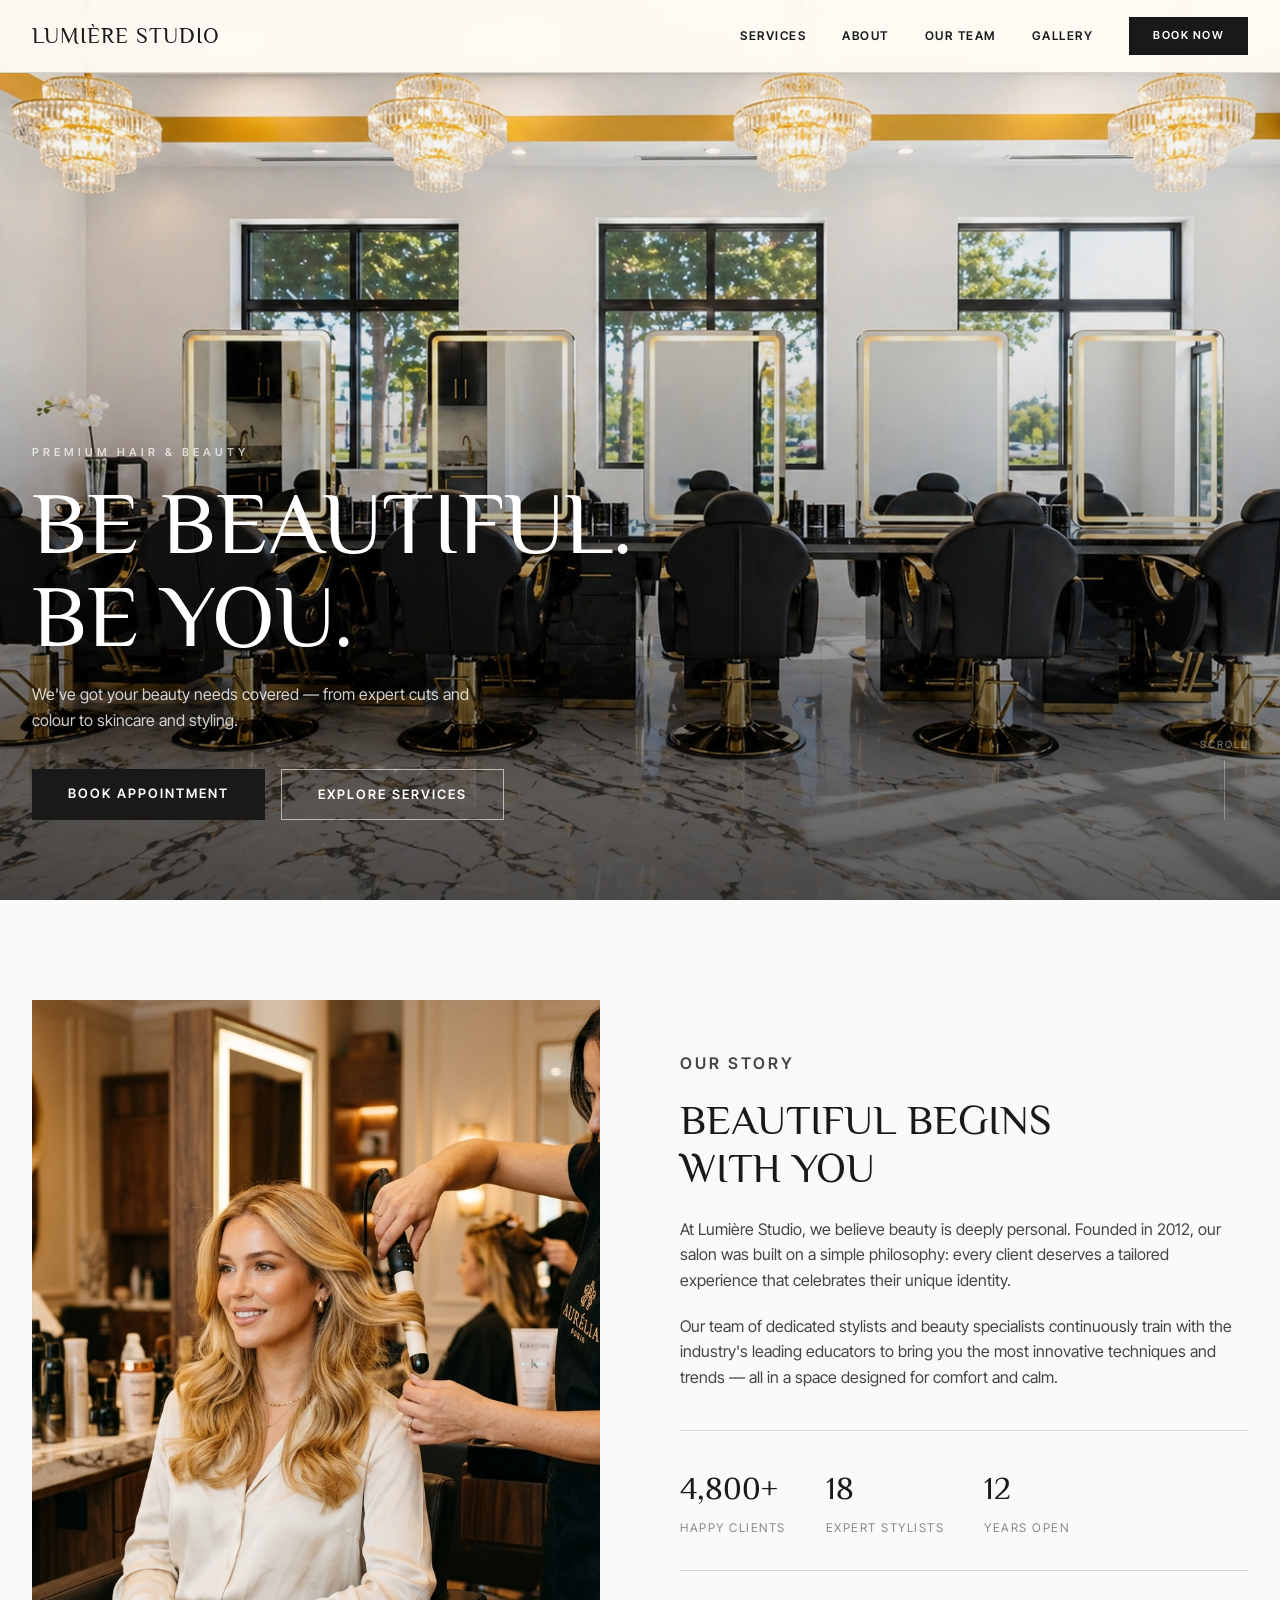
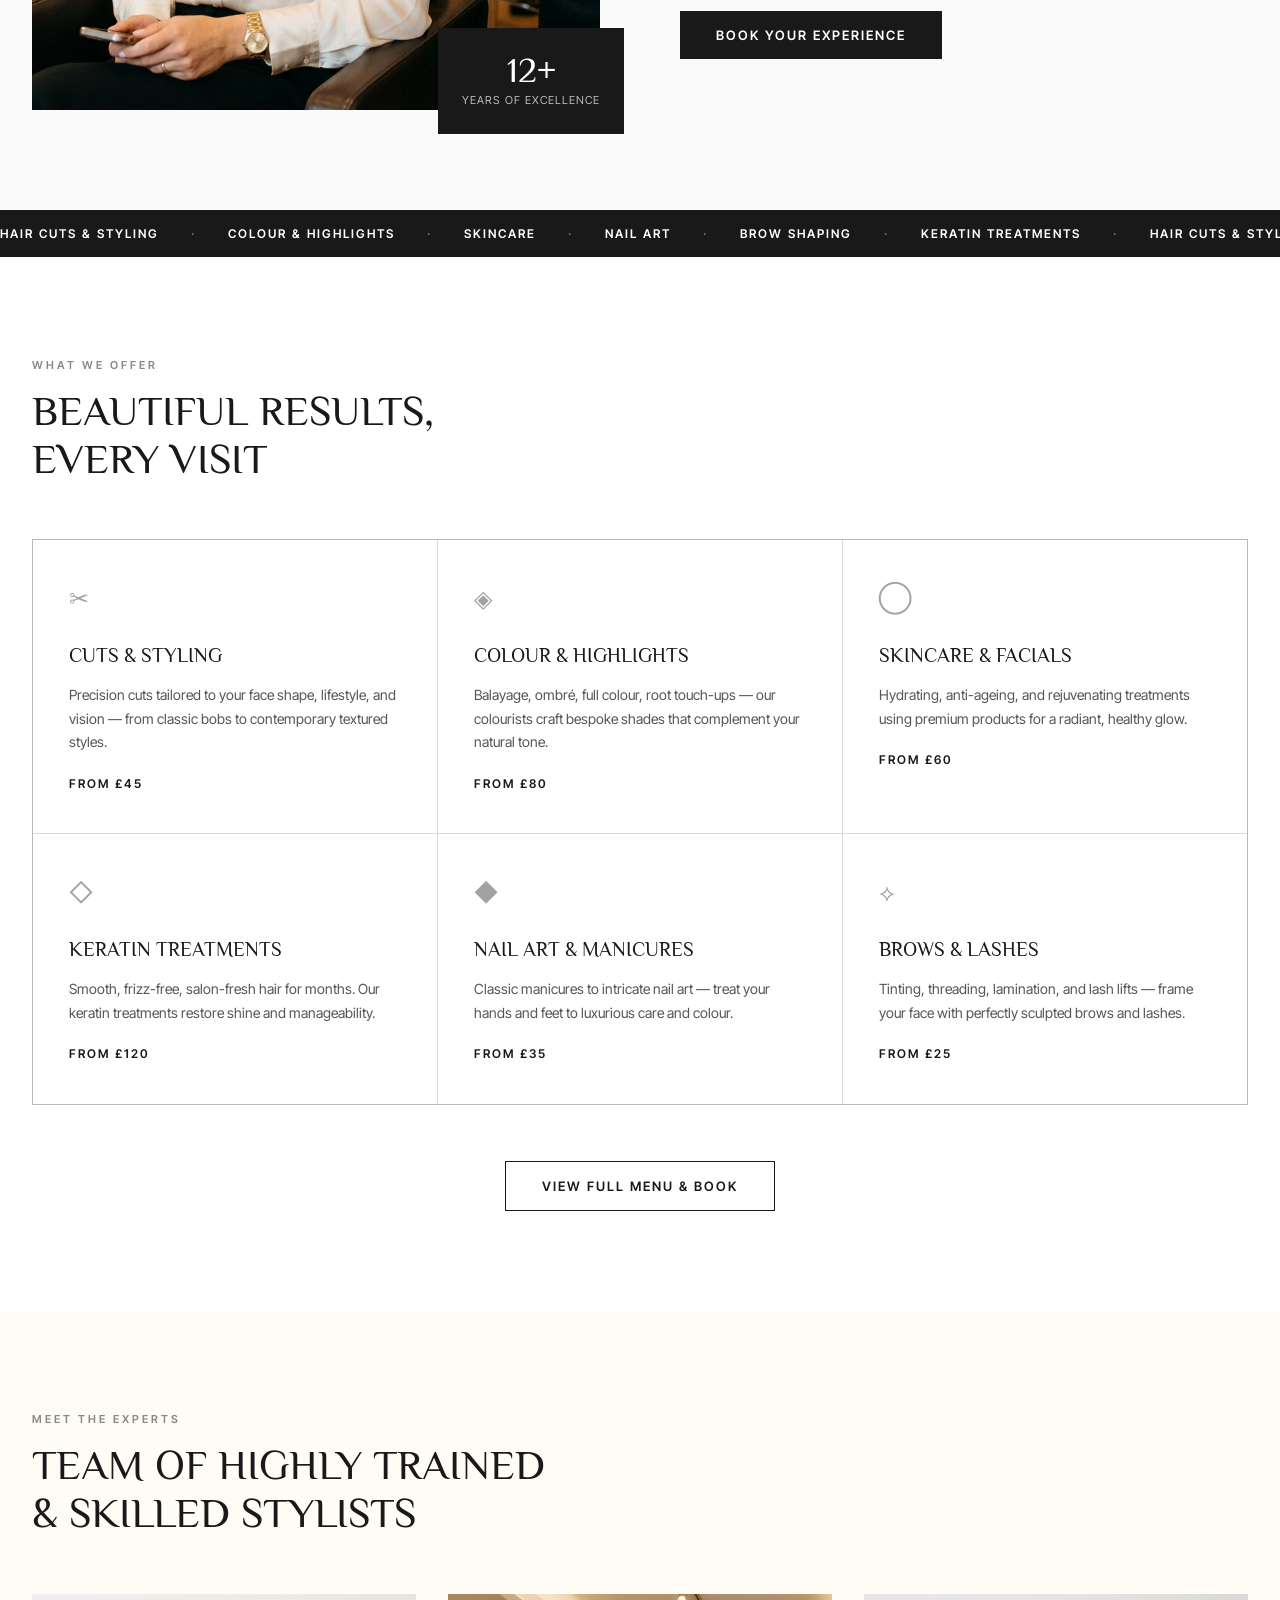
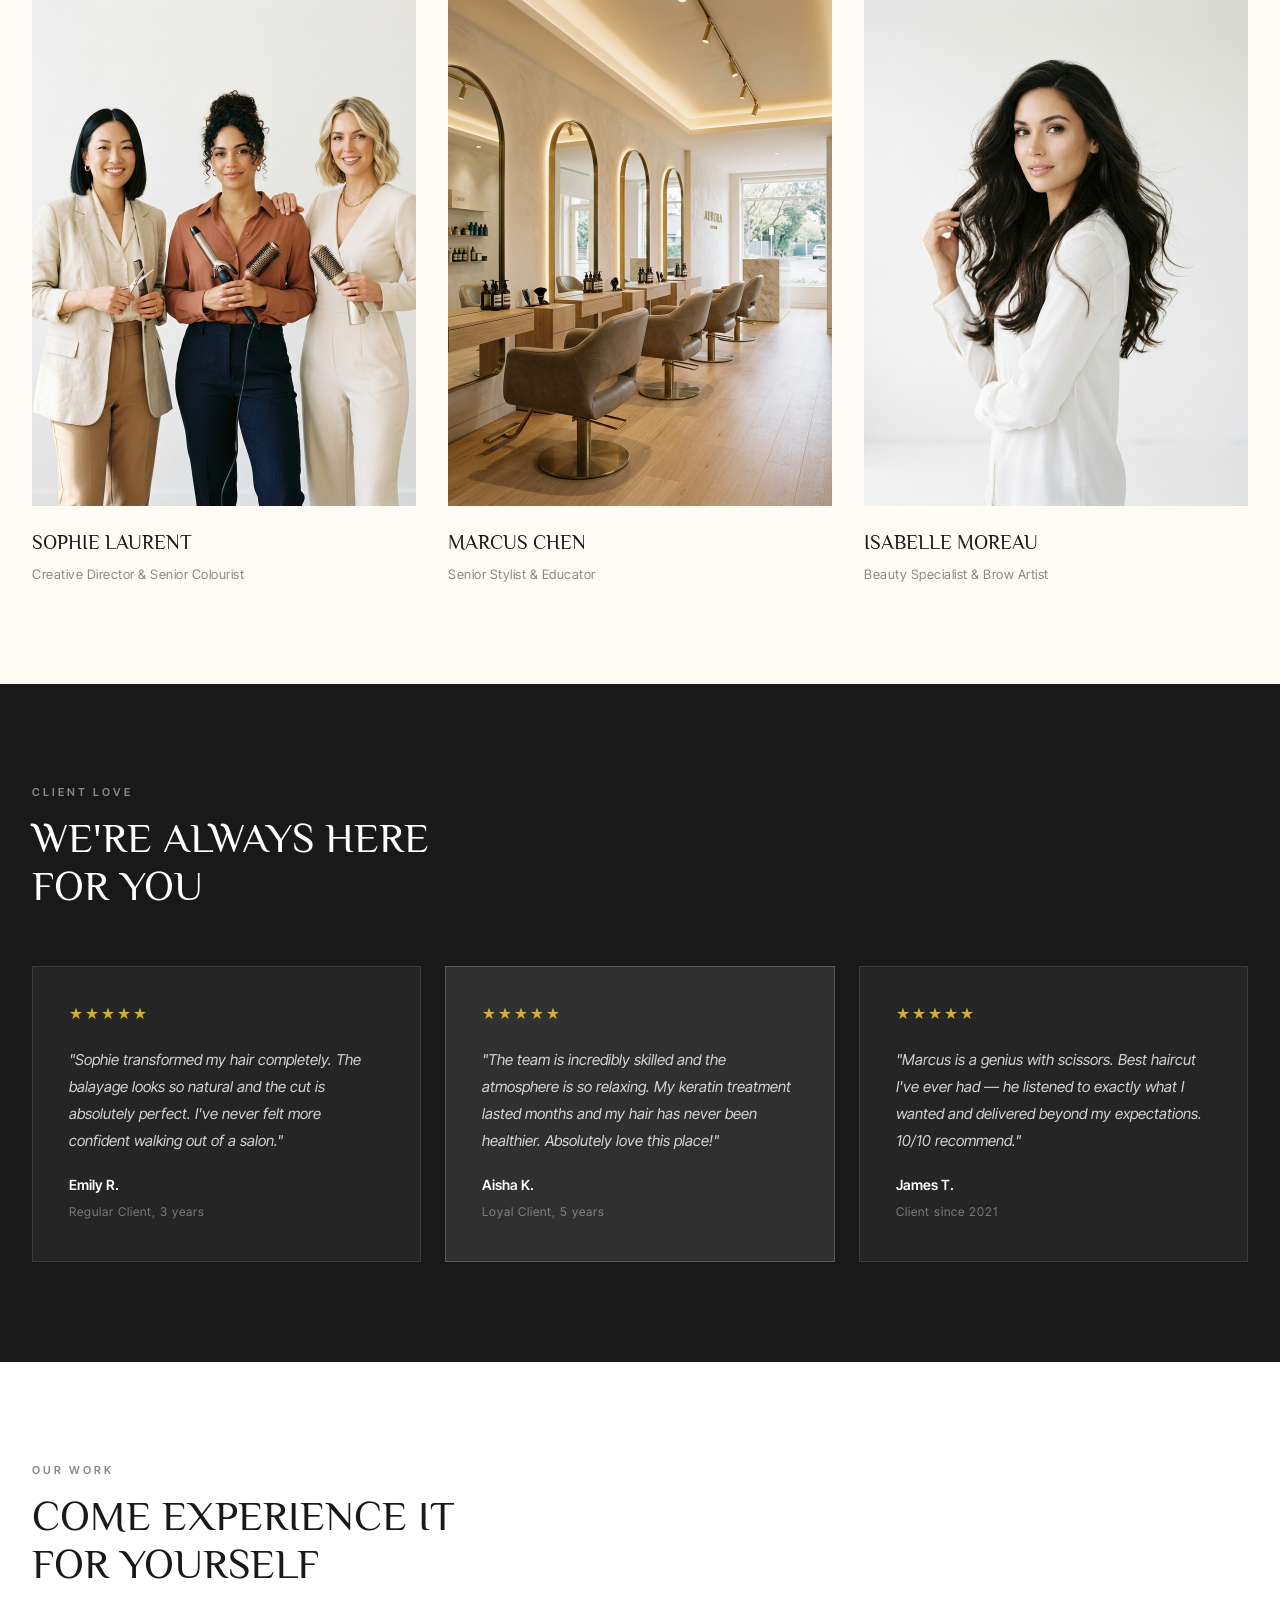
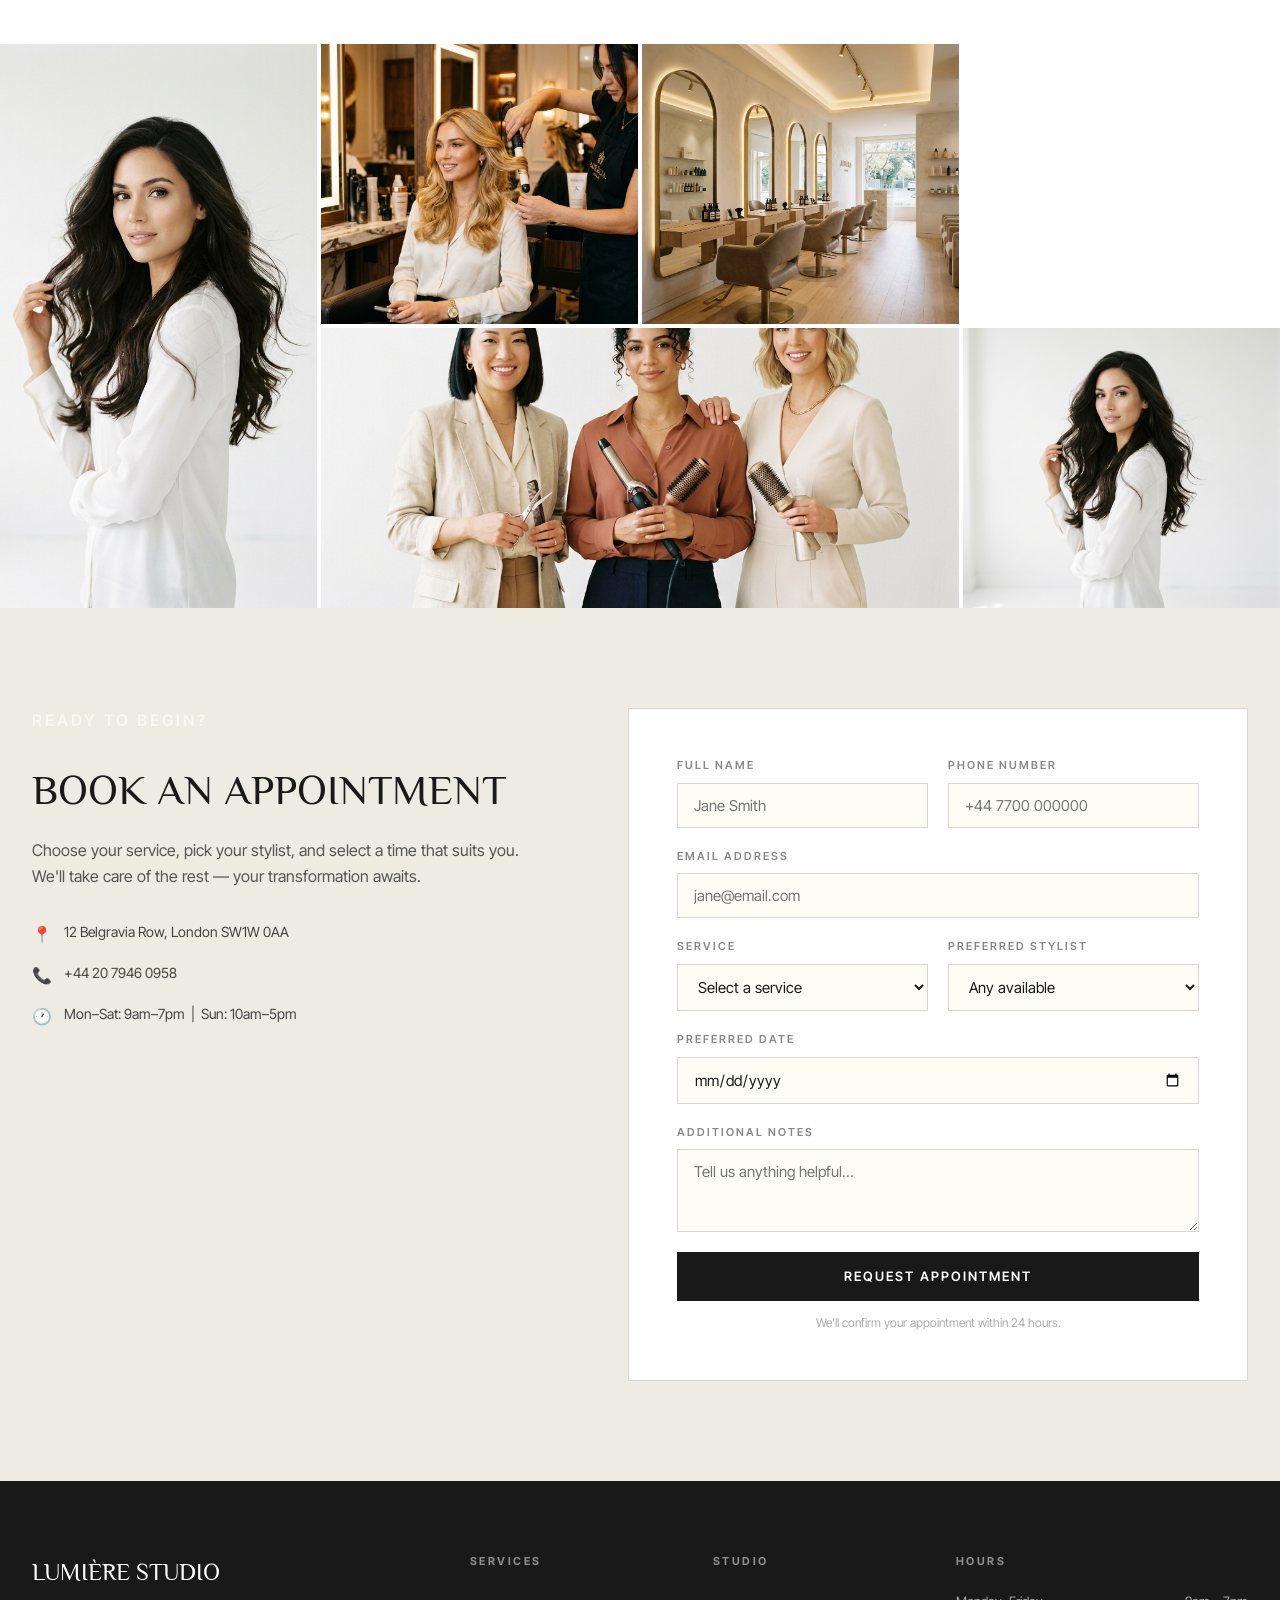
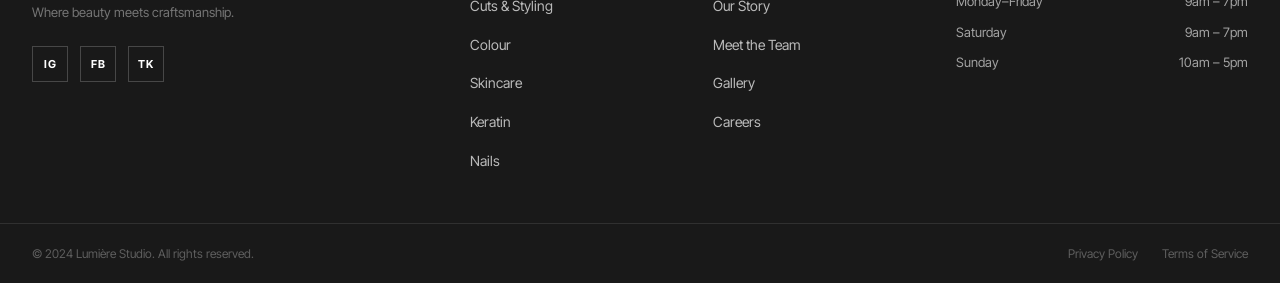
<file: index.html>
<!DOCTYPE html>
<html lang="en">
<head>
  <meta charset="UTF-8" />
  <meta name="viewport" content="width=device-width, initial-scale=1.0" />
  <title>Lumière Studio — Premium Beauty & Hair Salon</title>
  <meta name="description" content="Lumière Studio is a premier beauty and hair salon offering expert cuts, color, skincare, and styling services. Book your appointment today." />
  <link rel="preconnect" href="https://fonts.googleapis.com" />
  <link rel="preconnect" href="https://fonts.gstatic.com" crossorigin />
  <link href="https://fonts.googleapis.com/css2?family=Philosopher:ital,wght@0,400;0,700;1,400&family=Inter+Tight:wght@300;400;500;600&display=swap" rel="stylesheet" />
  <link rel="stylesheet" href="style.css" />
</head>
<body>

  <!-- ===== NAVIGATION ===== -->
  <header class="site-header" id="site-header">
    <div class="nav-inner">
      <a href="#" class="logo" id="logo-link">Lumière Studio</a>
      <nav class="main-nav" id="main-nav" role="navigation" aria-label="Main Navigation">
        <a href="#services" id="nav-services">Services</a>
        <a href="#about" id="nav-about">About</a>
        <a href="#team" id="nav-team">Our Team</a>
        <a href="#gallery" id="nav-gallery">Gallery</a>
        <a href="#booking" id="nav-book" class="nav-cta">Book Now</a>
      </nav>
      <button class="hamburger" id="hamburger-btn" aria-label="Open menu" aria-expanded="false">
        <span></span><span></span><span></span>
      </button>
    </div>
    <div class="mobile-menu" id="mobile-menu" aria-hidden="true">
      <a href="#services" id="m-nav-services">Services</a>
      <a href="#about" id="m-nav-about">About</a>
      <a href="#team" id="m-nav-team">Our Team</a>
      <a href="#gallery" id="m-nav-gallery">Gallery</a>
      <a href="#booking" id="m-nav-book">Book Now</a>
    </div>
  </header>

  <main>

    <!-- ===== HERO ===== -->
    <section class="hero" id="hero">
      <div class="hero-media">
        <img src="chairs viewed from back.png" alt="Luxury salon chairs — Lumière Studio" class="hero-img" id="hero-image" />
        <div class="hero-overlay"></div>
      </div>
      <div class="hero-content">
        <p class="hero-eyebrow" id="hero-eyebrow">Premium Hair & Beauty</p>
        <h1 class="hero-title" id="hero-title">Be Beautiful.<br/>Be You.</h1>
        <p class="hero-sub" id="hero-sub">We've got your beauty needs covered — from expert cuts and colour to skincare and styling.</p>
        <div class="hero-actions">
          <a href="#booking" class="btn btn-primary" id="hero-cta-book">Book Appointment</a>
          <a href="#services" class="btn btn-ghost" id="hero-cta-services">Explore Services</a>
        </div>
      </div>
      <div class="hero-scroll-hint" id="scroll-hint">
        <span>Scroll</span>
        <div class="scroll-line"></div>
      </div>
    </section>

    <!-- ===== ABOUT SPLIT ===== -->
    <section class="about-section" id="about">
      <div class="about-inner">
        <div class="about-image-wrap">
          <img src="service_hair.png" alt="Stylist working on client's hair at Lumière Studio" class="about-img" id="about-image" />
          <div class="about-badge" id="about-badge">
            <span class="badge-num">12+</span>
            <span class="badge-text">Years of Excellence</span>
          </div>
        </div>
        <div class="about-content" id="about-content">
          <p class="section-eyebrow">Our Story</p>
          <h2 class="section-title">Beautiful Begins<br/>With You</h2>
          <p>At Lumière Studio, we believe beauty is deeply personal. Founded in 2012, our salon was built on a simple philosophy: every client deserves a tailored experience that celebrates their unique identity.</p>
          <p>Our team of dedicated stylists and beauty specialists continuously train with the industry's leading educators to bring you the most innovative techniques and trends — all in a space designed for comfort and calm.</p>
          <div class="about-stats" id="about-stats">
            <div class="stat-item">
              <span class="stat-num">4,800+</span>
              <span class="stat-label">Happy Clients</span>
            </div>
            <div class="stat-item">
              <span class="stat-num">18</span>
              <span class="stat-label">Expert Stylists</span>
            </div>
            <div class="stat-item">
              <span class="stat-num">12</span>
              <span class="stat-label">Years Open</span>
            </div>
          </div>
          <a href="#booking" class="btn btn-primary" id="about-cta">Book Your Experience</a>
        </div>
      </div>
    </section>

    <!-- ===== MARQUEE STRIP ===== -->
    <div class="marquee-strip" id="marquee-strip" aria-hidden="true">
      <div class="marquee-track">
        <span>Hair Cuts &amp; Styling</span><span class="dot">·</span>
        <span>Colour &amp; Highlights</span><span class="dot">·</span>
        <span>Skincare</span><span class="dot">·</span>
        <span>Nail Art</span><span class="dot">·</span>
        <span>Brow Shaping</span><span class="dot">·</span>
        <span>Keratin Treatments</span><span class="dot">·</span>
        <span>Hair Cuts &amp; Styling</span><span class="dot">·</span>
        <span>Colour &amp; Highlights</span><span class="dot">·</span>
        <span>Skincare</span><span class="dot">·</span>
        <span>Nail Art</span><span class="dot">·</span>
        <span>Brow Shaping</span><span class="dot">·</span>
        <span>Keratin Treatments</span><span class="dot">·</span>
      </div>
    </div>

    <!-- ===== SERVICES ===== -->
    <section class="services-section" id="services">
      <div class="container">
        <div class="section-header">
          <p class="section-eyebrow">What We Offer</p>
          <h2 class="section-title">Beautiful Results,<br/>Every Visit</h2>
        </div>
        <div class="services-grid" id="services-grid">

          <article class="service-card" id="service-cuts">
            <div class="service-icon">✂</div>
            <h3 class="service-name">Cuts & Styling</h3>
            <p class="service-desc">Precision cuts tailored to your face shape, lifestyle, and vision — from classic bobs to contemporary textured styles.</p>
            <div class="service-price">From £45</div>
          </article>

          <article class="service-card" id="service-colour">
            <div class="service-icon">◈</div>
            <h3 class="service-name">Colour & Highlights</h3>
            <p class="service-desc">Balayage, ombré, full colour, root touch-ups — our colourists craft bespoke shades that complement your natural tone.</p>
            <div class="service-price">From £80</div>
          </article>

          <article class="service-card" id="service-skincare">
            <div class="service-icon">◯</div>
            <h3 class="service-name">Skincare & Facials</h3>
            <p class="service-desc">Hydrating, anti-ageing, and rejuvenating treatments using premium products for a radiant, healthy glow.</p>
            <div class="service-price">From £60</div>
          </article>

          <article class="service-card" id="service-keratin">
            <div class="service-icon">◇</div>
            <h3 class="service-name">Keratin Treatments</h3>
            <p class="service-desc">Smooth, frizz-free, salon-fresh hair for months. Our keratin treatments restore shine and manageability.</p>
            <div class="service-price">From £120</div>
          </article>

          <article class="service-card" id="service-nails">
            <div class="service-icon">◆</div>
            <h3 class="service-name">Nail Art & Manicures</h3>
            <p class="service-desc">Classic manicures to intricate nail art — treat your hands and feet to luxurious care and colour.</p>
            <div class="service-price">From £35</div>
          </article>

          <article class="service-card" id="service-brows">
            <div class="service-icon">⟡</div>
            <h3 class="service-name">Brows & Lashes</h3>
            <p class="service-desc">Tinting, threading, lamination, and lash lifts — frame your face with perfectly sculpted brows and lashes.</p>
            <div class="service-price">From £25</div>
          </article>

        </div>
        <div class="services-cta">
          <a href="#booking" class="btn btn-outline" id="services-book-btn">View Full Menu & Book</a>
        </div>
      </div>
    </section>

    <!-- ===== TEAM ===== -->
    <section class="team-section" id="team">
      <div class="container">
        <div class="section-header">
          <p class="section-eyebrow">Meet the Experts</p>
          <h2 class="section-title">Team of Highly Trained<br/>& Skilled Stylists</h2>
        </div>
        <div class="team-grid" id="team-grid">

          <article class="team-card" id="team-sophie">
            <div class="team-photo-wrap">
              <img src="team_portrait.png" alt="Sophie Laurent — Creative Director" class="team-photo" />
              <div class="team-photo-overlay">
                <p>Specialist in balayage and editorial colour</p>
              </div>
            </div>
            <div class="team-info">
              <h3 class="team-name">Sophie Laurent</h3>
              <p class="team-role">Creative Director & Senior Colourist</p>
            </div>
          </article>

          <article class="team-card" id="team-marcus">
            <div class="team-photo-wrap">
              <img src="gallery_hair.png" alt="Marcus Chen — Senior Stylist" class="team-photo" />
              <div class="team-photo-overlay">
                <p>Expert in precision cuts and men's grooming</p>
              </div>
            </div>
            <div class="team-info">
              <h3 class="team-name">Marcus Chen</h3>
              <p class="team-role">Senior Stylist & Educator</p>
            </div>
          </article>

          <article class="team-card" id="team-isabelle">
            <div class="team-photo-wrap">
              <img src="hero_beauty.png" alt="Isabelle Moreau — Beauty Specialist" class="team-photo" />
              <div class="team-photo-overlay">
                <p>Skin health expert and brow architect</p>
              </div>
            </div>
            <div class="team-info">
              <h3 class="team-name">Isabelle Moreau</h3>
              <p class="team-role">Beauty Specialist & Brow Artist</p>
            </div>
          </article>

        </div>
      </div>
    </section>

    <!-- ===== TESTIMONIALS ===== -->
    <section class="testimonials-section" id="testimonials">
      <div class="container">
        <div class="section-header light">
          <p class="section-eyebrow">Client Love</p>
          <h2 class="section-title">We're Always Here<br/>For You</h2>
        </div>
        <div class="testimonials-grid" id="testimonials-grid">

          <blockquote class="testimonial-card" id="test-1">
            <div class="stars" aria-label="5 stars">★★★★★</div>
            <p>"Sophie transformed my hair completely. The balayage looks so natural and the cut is absolutely perfect. I've never felt more confident walking out of a salon."</p>
            <footer>
              <strong>Emily R.</strong>
              <span>Regular Client, 3 years</span>
            </footer>
          </blockquote>

          <blockquote class="testimonial-card featured" id="test-2">
            <div class="stars" aria-label="5 stars">★★★★★</div>
            <p>"The team is incredibly skilled and the atmosphere is so relaxing. My keratin treatment lasted months and my hair has never been healthier. Absolutely love this place!"</p>
            <footer>
              <strong>Aisha K.</strong>
              <span>Loyal Client, 5 years</span>
            </footer>
          </blockquote>

          <blockquote class="testimonial-card" id="test-3">
            <div class="stars" aria-label="5 stars">★★★★★</div>
            <p>"Marcus is a genius with scissors. Best haircut I've ever had — he listened to exactly what I wanted and delivered beyond my expectations. 10/10 recommend."</p>
            <footer>
              <strong>James T.</strong>
              <span>Client since 2021</span>
            </footer>
          </blockquote>

        </div>
      </div>
    </section>

    <!-- ===== GALLERY ===== -->
    <section class="gallery-section" id="gallery">
      <div class="container">
        <div class="section-header">
          <p class="section-eyebrow">Our Work</p>
          <h2 class="section-title">Come Experience It<br/>For Yourself</h2>
        </div>
      </div>
      <div class="gallery-grid" id="gallery-grid">
        <div class="gallery-item gallery-item--tall" id="gal-1">
          <img src="hero_beauty.png" alt="Elegant dark hair styling result" />
          <div class="gallery-label">Hair Styling</div>
        </div>
        <div class="gallery-item" id="gal-2">
          <img src="service_hair.png" alt="Blonde colour transformation" />
          <div class="gallery-label">Colour</div>
        </div>
        <div class="gallery-item" id="gal-3">
          <img src="gallery_hair.png" alt="Salon interior" />
          <div class="gallery-label">Our Space</div>
        </div>
        <div class="gallery-item gallery-item--wide" id="gal-4">
          <img src="team_portrait.png" alt="Team photo" />
          <div class="gallery-label">Our Team</div>
        </div>
        <div class="gallery-item" id="gal-5">
          <img src="hero_beauty.png" alt="Beauty treatment" />
          <div class="gallery-label">Beauty</div>
        </div>
      </div>
    </section>

    <!-- ===== BOOKING ===== -->
    <section class="booking-section" id="booking">
      <div class="container">
        <div class="booking-inner">
          <div class="booking-text" id="booking-text">
            <p class="section-eyebrow light">Ready to Begin?</p>
            <h2 class="section-title">Book an Appointment</h2>
            <p>Choose your service, pick your stylist, and select a time that suits you. We'll take care of the rest — your transformation awaits.</p>
            <div class="booking-details">
              <div class="detail-item">
                <span class="detail-icon">📍</span>
                <span>12 Belgravia Row, London SW1W 0AA</span>
              </div>
              <div class="detail-item">
                <span class="detail-icon">📞</span>
                <span>+44 20 7946 0958</span>
              </div>
              <div class="detail-item">
                <span class="detail-icon">🕐</span>
                <span>Mon–Sat: 9am–7pm &nbsp;|&nbsp; Sun: 10am–5pm</span>
              </div>
            </div>
          </div>
          <form class="booking-form" id="booking-form" novalidate>
            <div class="form-row">
              <div class="form-group">
                <label for="name">Full Name</label>
                <input type="text" id="name" name="name" placeholder="Jane Smith" required />
              </div>
              <div class="form-group">
                <label for="phone">Phone Number</label>
                <input type="tel" id="phone" name="phone" placeholder="+44 7700 000000" required />
              </div>
            </div>
            <div class="form-group">
              <label for="email">Email Address</label>
              <input type="email" id="email" name="email" placeholder="jane@email.com" required />
            </div>
            <div class="form-row">
              <div class="form-group">
                <label for="service">Service</label>
                <select id="service" name="service" required>
                  <option value="" disabled selected>Select a service</option>
                  <option value="cuts">Cuts & Styling</option>
                  <option value="colour">Colour & Highlights</option>
                  <option value="skincare">Skincare & Facials</option>
                  <option value="keratin">Keratin Treatment</option>
                  <option value="nails">Nail Art & Manicures</option>
                  <option value="brows">Brows & Lashes</option>
                </select>
              </div>
              <div class="form-group">
                <label for="stylist">Preferred Stylist</label>
                <select id="stylist" name="stylist">
                  <option value="" disabled selected>Any available</option>
                  <option value="sophie">Sophie Laurent</option>
                  <option value="marcus">Marcus Chen</option>
                  <option value="isabelle">Isabelle Moreau</option>
                </select>
              </div>
            </div>
            <div class="form-group">
              <label for="date">Preferred Date</label>
              <input type="date" id="date" name="date" required />
            </div>
            <div class="form-group">
              <label for="notes">Additional Notes</label>
              <textarea id="notes" name="notes" placeholder="Tell us anything helpful…" rows="3"></textarea>
            </div>
            <button type="submit" class="btn btn-primary btn-full" id="submit-booking">Request Appointment</button>
            <p class="form-note">We'll confirm your appointment within 24 hours.</p>
          </form>
        </div>
      </div>
    </section>

  </main>

  <!-- ===== FOOTER ===== -->
  <footer class="site-footer" id="site-footer">
    <div class="footer-inner">
      <div class="footer-brand">
        <p class="footer-logo">Lumière Studio</p>
        <p class="footer-tagline">Where beauty meets craftsmanship.</p>
        <div class="social-links">
          <a href="#" id="social-ig" aria-label="Instagram" class="social-link">IG</a>
          <a href="#" id="social-fb" aria-label="Facebook" class="social-link">FB</a>
          <a href="#" id="social-tw" aria-label="TikTok" class="social-link">TK</a>
        </div>
      </div>
      <div class="footer-col">
        <h4>Services</h4>
        <ul>
          <li><a href="#services" id="foot-cuts">Cuts & Styling</a></li>
          <li><a href="#services" id="foot-colour">Colour</a></li>
          <li><a href="#services" id="foot-skin">Skincare</a></li>
          <li><a href="#services" id="foot-keratin">Keratin</a></li>
          <li><a href="#services" id="foot-nails">Nails</a></li>
        </ul>
      </div>
      <div class="footer-col">
        <h4>Studio</h4>
        <ul>
          <li><a href="#about" id="foot-about">Our Story</a></li>
          <li><a href="#team" id="foot-team">Meet the Team</a></li>
          <li><a href="#gallery" id="foot-gallery">Gallery</a></li>
          <li><a href="#" id="foot-careers">Careers</a></li>
        </ul>
      </div>
      <div class="footer-col">
        <h4>Hours</h4>
        <ul class="hours-list">
          <li><span>Monday–Friday</span><span>9am – 7pm</span></li>
          <li><span>Saturday</span><span>9am – 7pm</span></li>
          <li><span>Sunday</span><span>10am – 5pm</span></li>
        </ul>
      </div>
    </div>
    <div class="footer-bottom">
      <p>&copy; 2024 Lumière Studio. All rights reserved.</p>
      <div class="footer-legal">
        <a href="#" id="foot-privacy">Privacy Policy</a>
        <a href="#" id="foot-terms">Terms of Service</a>
      </div>
    </div>
  </footer>

  <!-- Back to top -->
  <button class="back-to-top" id="back-to-top" aria-label="Back to top">↑</button>

  <script src="script.js"></script>
</body>
</html>
</file>
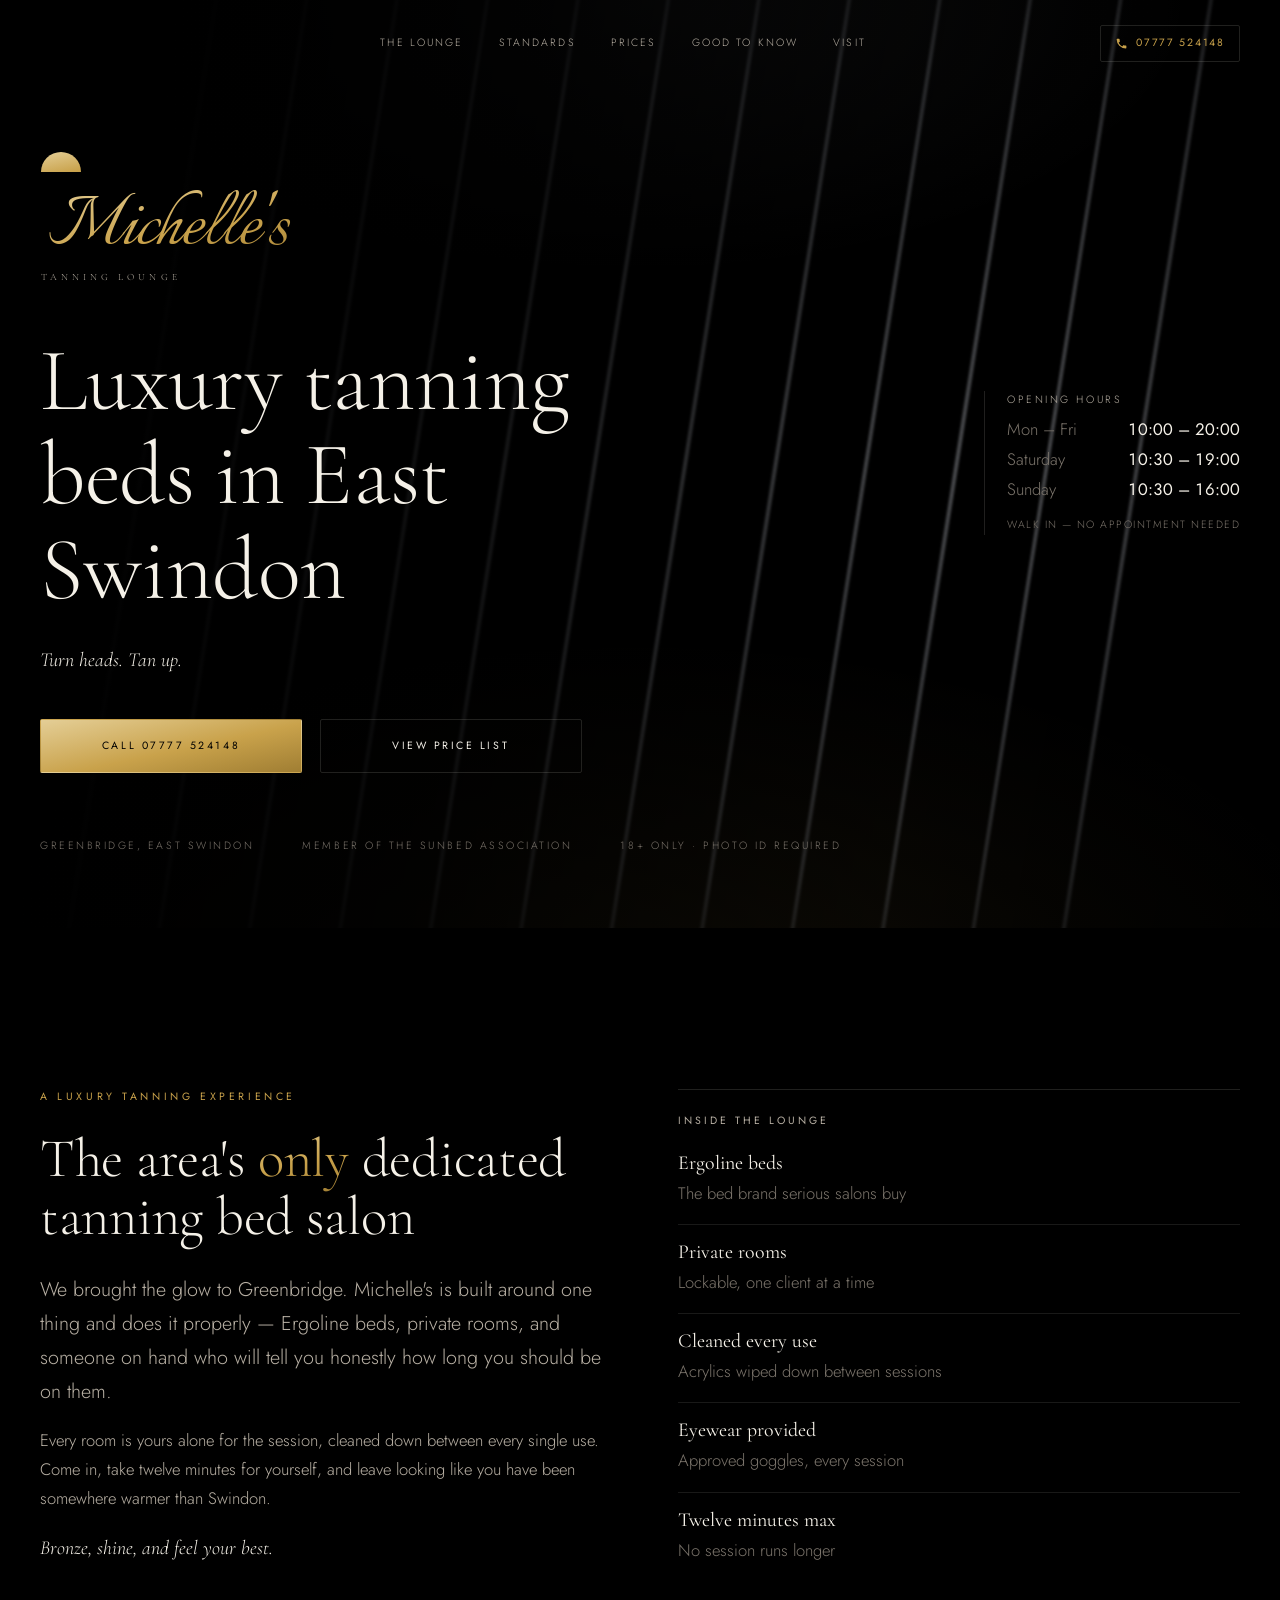
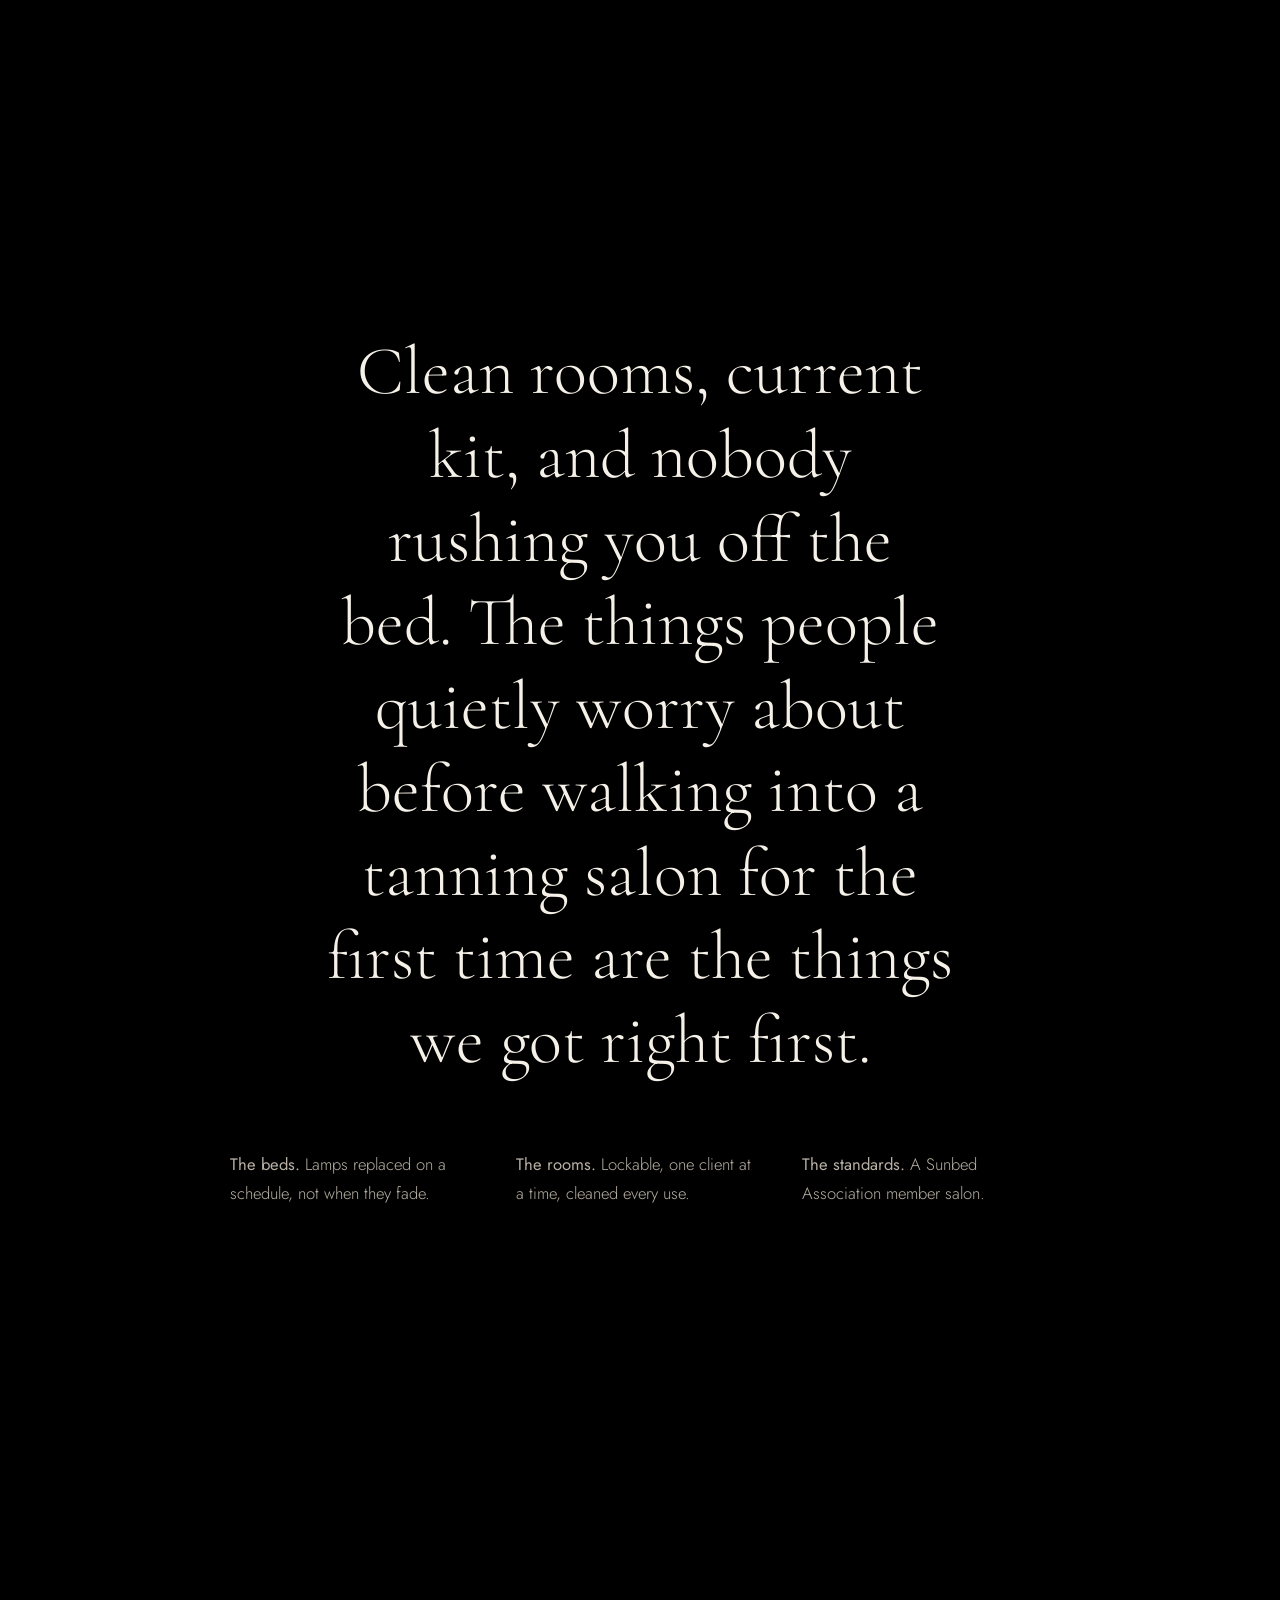
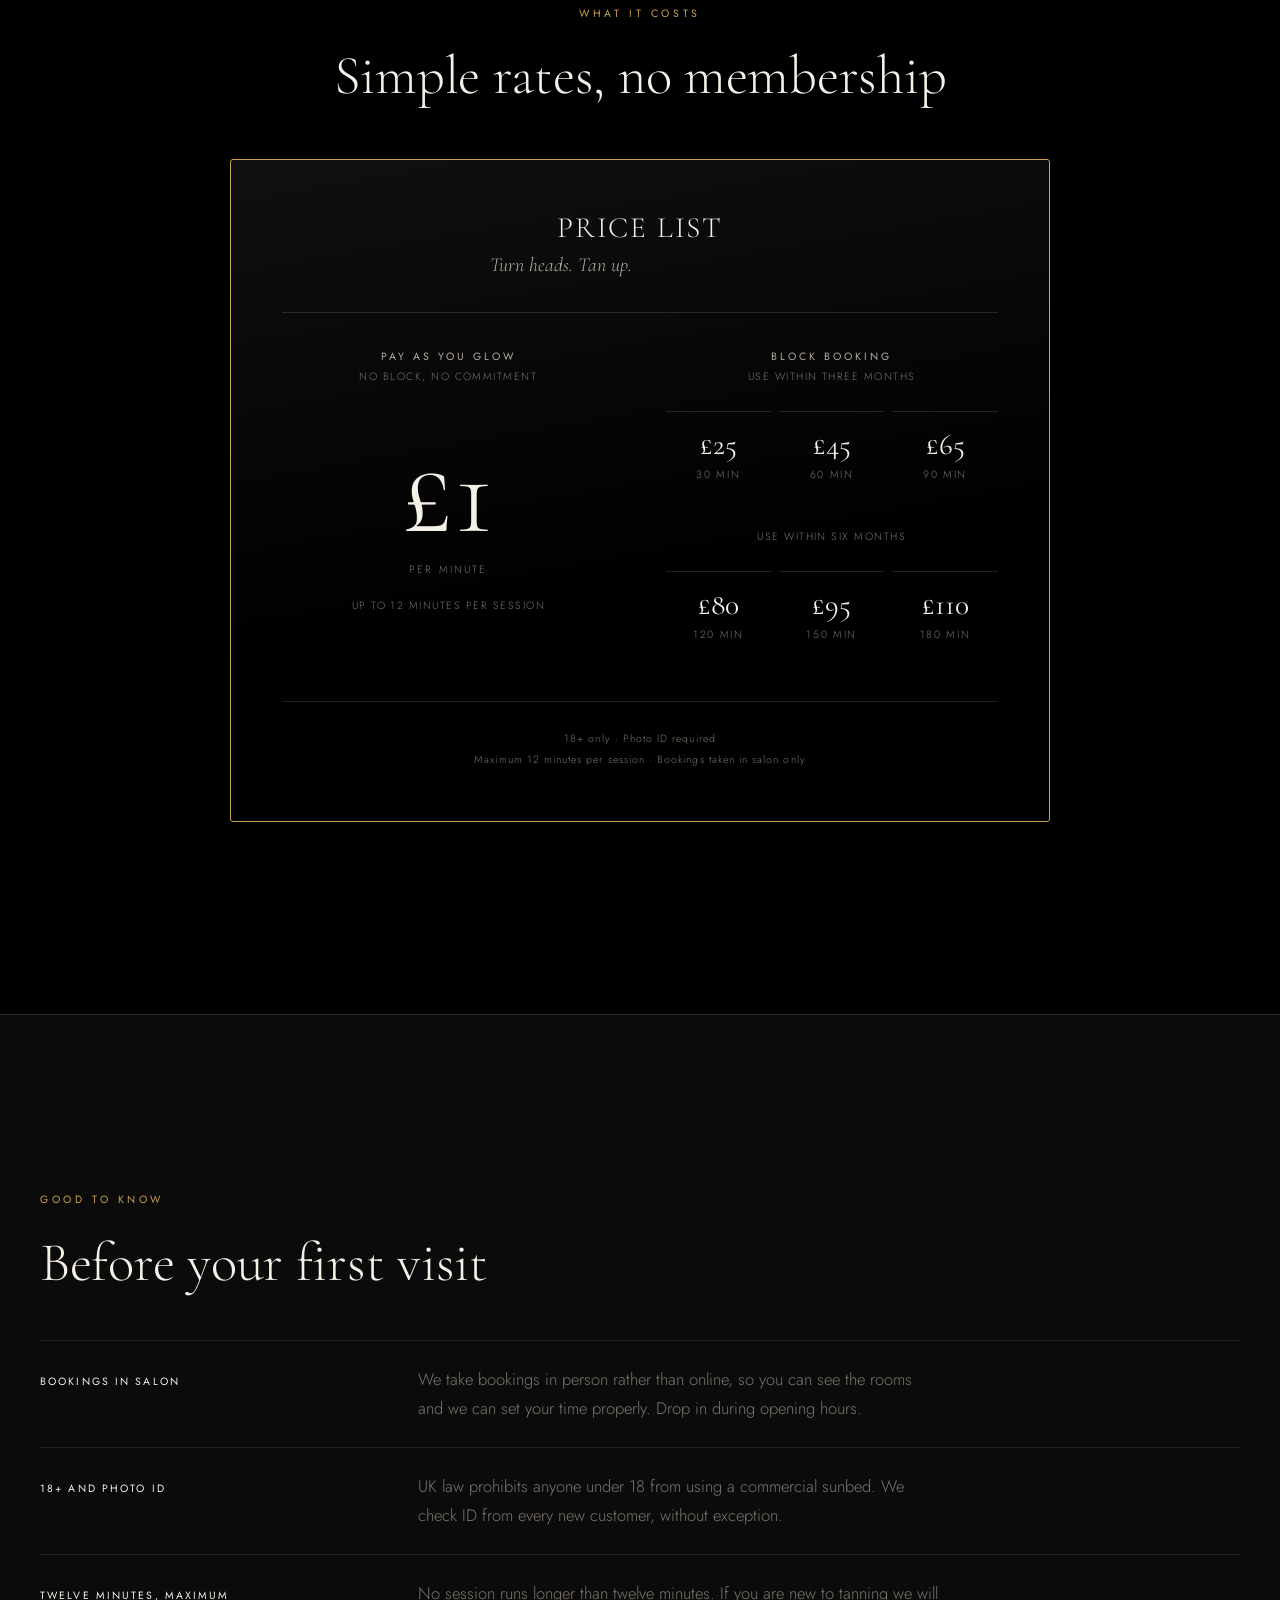
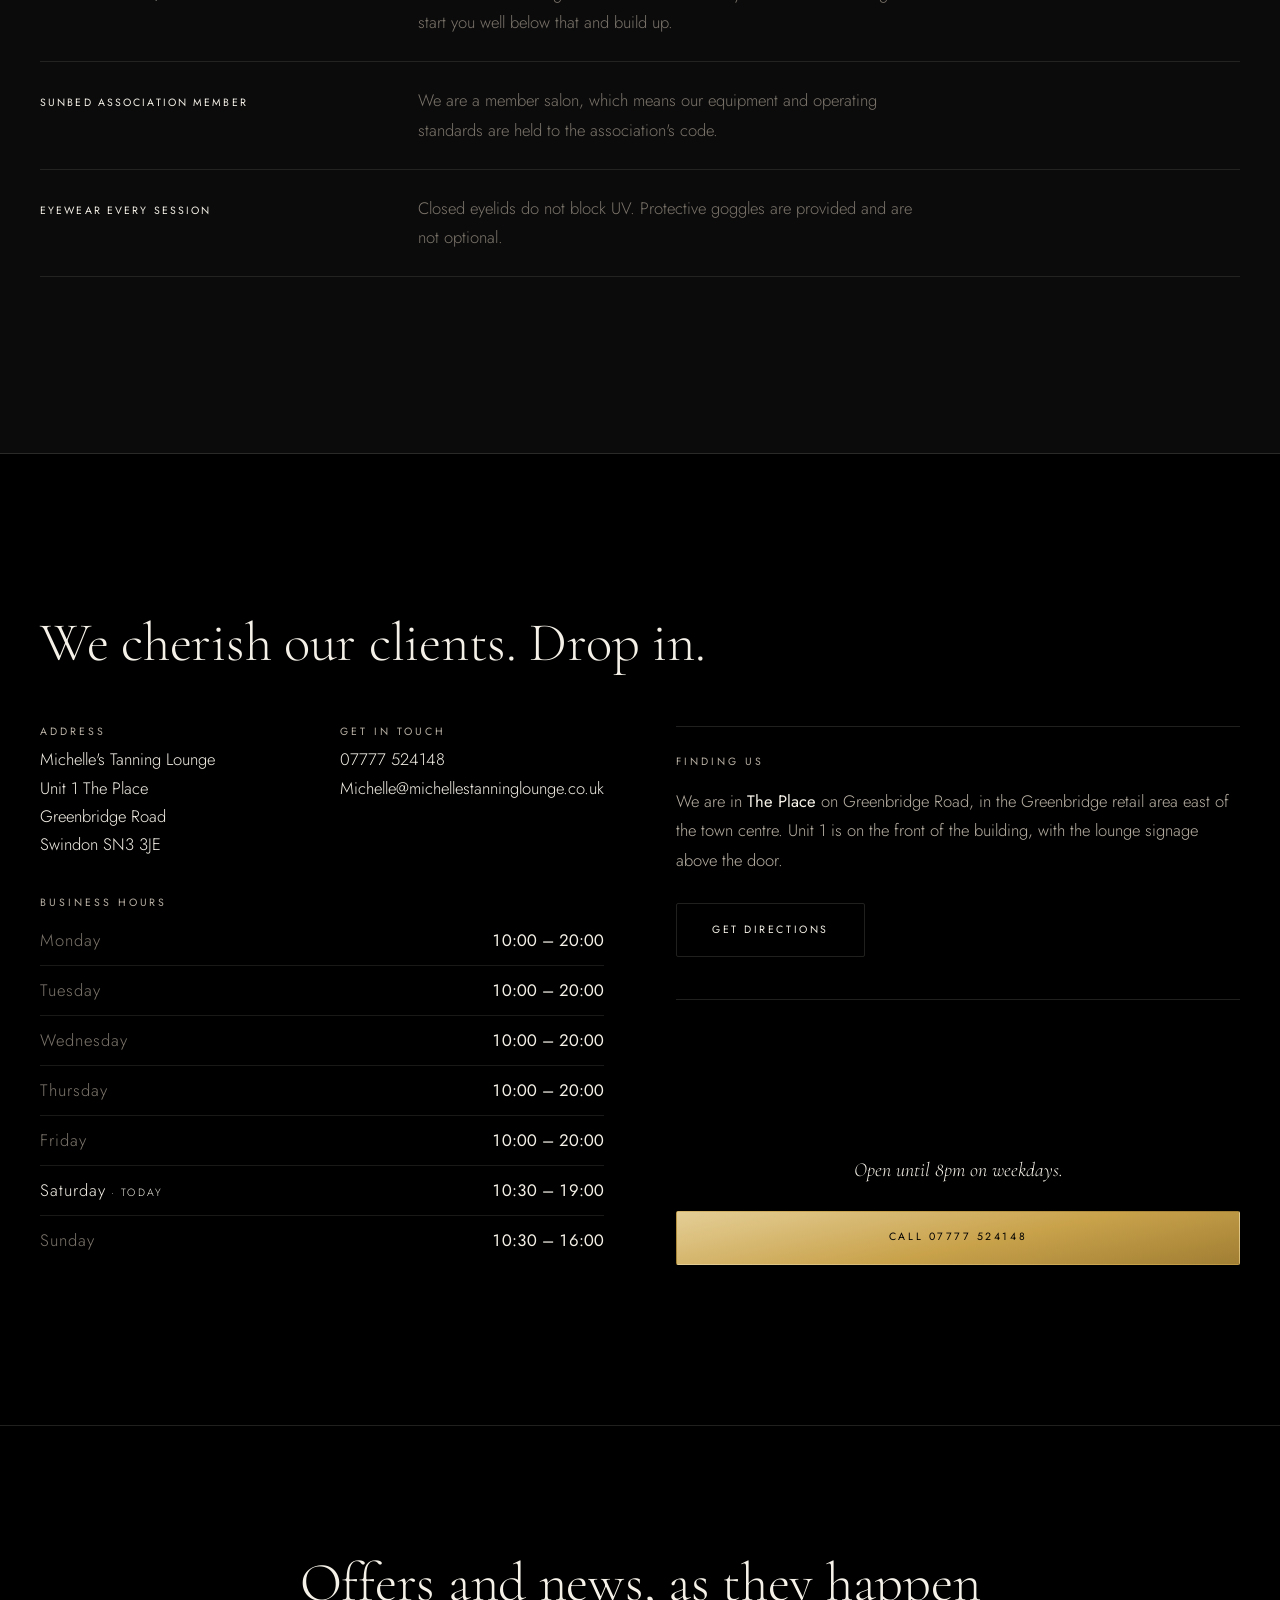
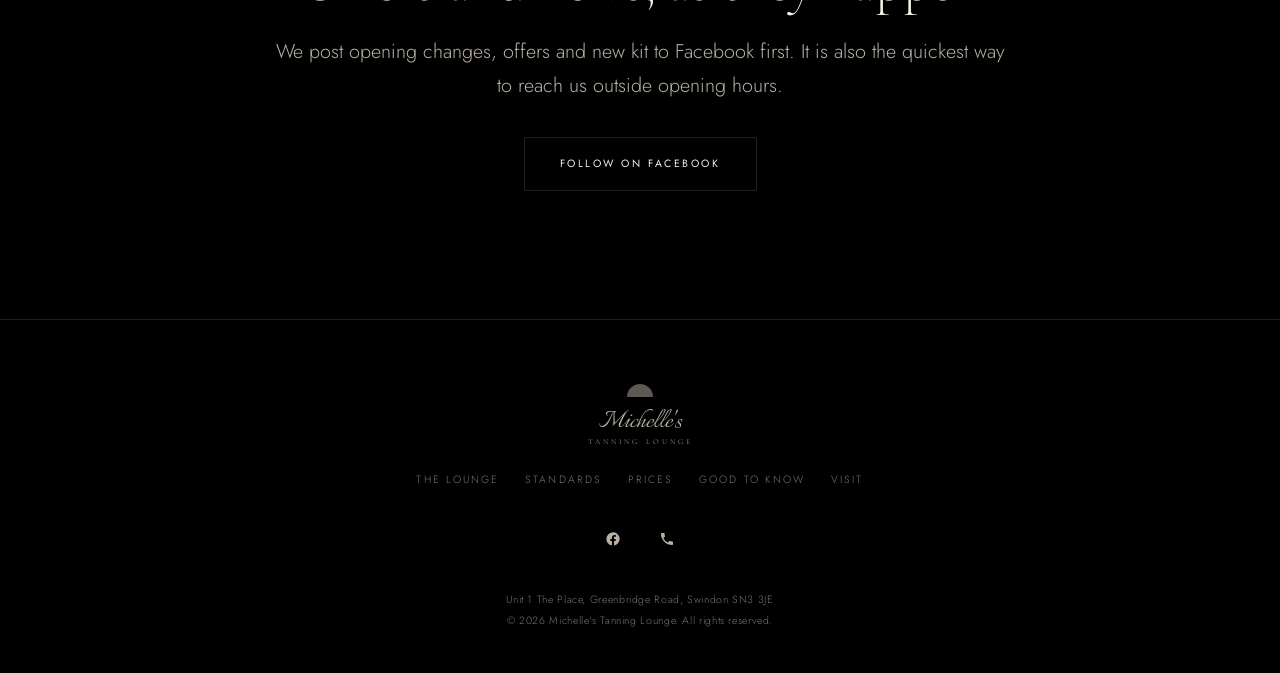
<file: michelles-tanning-salon/index.html>
<!DOCTYPE html>
<html lang="en-GB">
<head>
<meta charset="utf-8">
<meta name="viewport" content="width=device-width,initial-scale=1,viewport-fit=cover">
<title>Michelle's Tanning Lounge | Luxury Tanning Beds in East Swindon</title>
<meta name="description" content="Greenbridge's dedicated tanning bed salon. Ergoline sunbeds, member of The Sunbed Association, 18+ only. Unit 1 The Place, Greenbridge Road, Swindon SN3 3JE.">
<meta name="theme-color" content="#000000">
<link rel="canonical" href="https://michellestanninglounge.co.uk/">
<meta property="og:type" content="website">
<meta property="og:title" content="Michelle's Tanning Lounge | Luxury Tanning Beds in East Swindon">
<meta property="og:description" content="Turn heads. Tan up. Greenbridge's dedicated tanning bed salon.">
<meta property="og:locale" content="en_GB">
<link rel="icon" href="data:image/svg+xml,%3Csvg xmlns='http://www.w3.org/2000/svg' viewBox='0 0 32 32'%3E%3Crect width='32' height='32' fill='%23000'/%3E%3Ccircle cx='16' cy='19' r='9' fill='%23C9A24B'/%3E%3C/svg%3E">
<link rel="preconnect" href="https://fonts.googleapis.com">
<link rel="preconnect" href="https://fonts.gstatic.com" crossorigin>
<link href="https://fonts.googleapis.com/css2?family=Cormorant+Garamond:ital,wght@0,300;0,400;1,300;1,400&family=Italianno&family=Jost:wght@300;400;500&display=swap" rel="stylesheet">
<link rel="stylesheet" href="assets/css/style.css">
<script>document.documentElement.className+=' js';</script>
</head>
<body>

<nav class="nav">
  <div class="nav__in">
    <a href="#top" aria-label="Michelle's Tanning Lounge">
      <span class="mark mark--sm">
        <span class="mark__sun" aria-hidden="true"><i></i></span>
        <span class="mark__name">Michelle's</span>
        <span class="mark__sub">Tanning Lounge</span>
      </span>
    </a>
    <div class="nav__links">
      <a href="#lounge">The Lounge</a>
      <a href="#salon">Standards</a>
      <a href="#prices">Prices</a>
      <a href="#know">Good to Know</a>
      <a href="#visit">Visit</a>
    </div>
    <div class="nav__right">
      <a class="nav__tel" href="tel:07777524148" aria-label="Call the lounge on 07777 524148">
        <svg viewBox="0 0 24 24" aria-hidden="true"><path d="M6.6 10.8a15.1 15.1 0 0 0 6.6 6.6l2.2-2.2a1 1 0 0 1 1-.2 11.4 11.4 0 0 0 3.6.6 1 1 0 0 1 1 1V20a1 1 0 0 1-1 1A17 17 0 0 1 3 4a1 1 0 0 1 1-1h3.4a1 1 0 0 1 1 1 11.4 11.4 0 0 0 .6 3.6 1 1 0 0 1-.3 1l-2.1 2.2Z"/></svg>
        <b class="num">07777 524148</b>
      </a>
      <button class="burger" type="button" aria-expanded="false" aria-controls="sheet" aria-label="Menu">
        <span></span><span></span><span></span>
      </button>
    </div>
  </div>
</nav>

<div class="sheet" id="sheet">
  <a class="sheet__l" href="#lounge">The Lounge</a>
  <a class="sheet__l" href="#salon">Our Standards</a>
  <a class="sheet__l" href="#prices">Price List</a>
  <a class="sheet__l" href="#know">Good to Know</a>
  <a class="sheet__l" href="#visit">Visit Us</a>
  <div class="sheet__foot">
    <a class="btn btn--wide" href="tel:07777524148">Call 07777 524148</a>
    <p class="ft__fine">Unit 1 The Place, Greenbridge Road<br>Swindon SN3 3JE</p>
  </div>
</div>

<main id="top">

<!-- ============ HERO ============ -->
<header class="hero">
  <div class="hero__bg" aria-hidden="true">
    <div class="hero__tubes">
      <i></i><i></i><i></i><i></i><i></i><i></i><i></i><i></i><i></i><i></i><i></i><i></i>
    </div>
    <div class="hero__vig"></div>
  </div>

  <div class="hero__in">
    <span class="mark mark--lg hero__mark">
      <span class="mark__sun" aria-hidden="true"><i></i></span>
      <span class="mark__name">Michelle's</span>
      <span class="mark__sub">Tanning Lounge</span>
    </span>
    <h1>Luxury tanning beds in East Swindon</h1>
    <p class="hero__tag">Turn heads. Tan up.</p>
    <aside class="hero__now" aria-label="Opening hours">
      <span class="hero__now-l">Opening hours</span>
      <ul class="hero__now-h">
        <li><span>Mon &ndash; Fri</span><b>10:00 &ndash; 20:00</b></li>
        <li><span>Saturday</span><b>10:30 &ndash; 19:00</b></li>
        <li><span>Sunday</span><b>10:30 &ndash; 16:00</b></li>
      </ul>
      <span class="hero__now-s">Walk in &mdash; no appointment needed</span>
    </aside>
    <div class="hero__cta">
      <a class="btn" href="tel:07777524148">Call 07777 524148</a>
      <a class="btn btn--line" href="#prices">View price list</a>
    </div>
  </div>

  <div class="hero__foot">
    <span>Greenbridge, East Swindon</span>
    <span>Member of The Sunbed Association</span>
    <span>18+ only &middot; Photo ID required</span>
  </div>
</header>

<!-- ============ THE LOUNGE ============ -->
<section class="sec" id="lounge">
  <div class="wrap">
    <div class="split">
      <div class="split__txt" data-rv>
        <span class="label">A luxury tanning experience</span>
        <h2>The area's <span class="gold">only</span> dedicated tanning bed salon</h2>
        <p class="lead" style="margin-top:1.6rem">We brought the glow to Greenbridge. Michelle's is built around one thing and does it properly &mdash; Ergoline beds, private rooms, and someone on hand who will tell you honestly how long you should be on them.</p>
        <p>Every room is yours alone for the session, cleaned down between every single use. Come in, take twelve minutes for yourself, and leave looking like you have been somewhere warmer than Swindon.</p>
        <p class="pull">Bronze, shine, and feel your best.</p>
      </div>
      <div class="split__art" data-rv>
        <div class="spec">
          <h3 class="sublabel">Inside the lounge</h3>
          <ul>
            <li><b>Ergoline beds</b><span>The bed brand serious salons buy</span></li>
            <li><b>Private rooms</b><span>Lockable, one client at a time</span></li>
            <li><b>Cleaned every use</b><span>Acrylics wiped down between sessions</span></li>
            <li><b>Eyewear provided</b><span>Approved goggles, every session</span></li>
            <li><b>Twelve minutes max</b><span>No session runs longer</span></li>
          </ul>
        </div>
      </div>
    </div>
  </div>
</section>

<!-- ============ STANDARDS ============ -->
<section class="sec breath" id="salon">
  <div class="narrow">
    <p class="statement" data-rv>Clean rooms, current kit, and nobody rushing you off the bed. The things people quietly worry about before walking into a tanning salon for the first time are the things we got right first.</p>
    <div class="runs" data-rvs>
      <p><b>The beds.</b> Lamps replaced on a schedule, not when they fade.</p>
      <p><b>The rooms.</b> Lockable, one client at a time, cleaned every use.</p>
      <p><b>The standards.</b> A Sunbed Association member salon.</p>
    </div>
  </div>
</section>

<!-- ============================================================
     PHOTO GALLERY — ready to switch on.

     Not shipped because the salon's photos could not be downloaded
     (michellestanninglounge.co.uk is blocked by this environment's
     network policy), and a gallery of empty boxes makes a real
     business look abandoned. Save the images into assets/img/ under
     these names, delete this comment wrapper, and it slots in here.
     The .gal and .slot styles are already in the stylesheet.

<section class="sec sec--sm" style="background:var(--panel);border-block:1px solid var(--rule)">
  <div class="wrap">
    <div style="text-align:center;margin-bottom:2.6rem">
      <span class="label label--c">Explore the salon</span>
      <h2>Have a look around before you come in</h2>
    </div>
    <div class="gal">
      <img class="slot" src="assets/img/shopfront.jpg" alt="Michelle's Tanning Lounge shopfront on Greenbridge Road">
      <img class="slot" src="assets/img/signage.jpg" alt="The lounge signage above the door of Unit 1">
      <img class="slot" src="assets/img/booth.jpg" alt="A branded tanning booth entrance">
      <img class="slot" src="assets/img/bed-lit.jpg" alt="An Ergoline tanning bed with the lamps lit">
      <img class="slot" src="assets/img/room.jpg" alt="Inside one of the private tanning rooms">
      <img class="slot" src="assets/img/seating.jpg" alt="The lounge seating area">
      <img class="slot" src="assets/img/reception.jpg" alt="The reception desk">
      <img class="slot" src="assets/img/controls.jpg" alt="The control panel on one of the beds">
    </div>
  </div>
</section>
     ============================================================ -->

<!-- ============ PRICES ============ -->
<section class="sec" id="prices">
  <div class="narrow">
    <div style="text-align:center;margin-bottom:clamp(2.4rem,5vw,3.4rem)" data-rv>
      <span class="label label--c">What it costs</span>
      <h2>Simple rates, no membership</h2>
    </div>

    <div class="price" data-rv>
      <div class="price__hd">
        <h3>Price List</h3>
        <p class="sub">Turn heads. Tan up.</p>
      </div>

      <div class="price__grid">
        <div class="price__blk">
          <h4>Pay as you glow</h4>
          <p class="price__note">No block, no commitment</p>
          <div class="payg">
            <b>&pound;1</b>
            <span>Per minute</span>
          </div>
          <p class="price__note" style="margin:1.1rem 0 0">Up to 12 minutes per session</p>
        </div>

        <div class="price__blk">
          <h4>Block booking</h4>
          <p class="price__note">Use within three months</p>
          <div class="tiers">
            <div class="tier"><b>&pound;25</b><span>30 min</span></div>
            <div class="tier"><b>&pound;45</b><span>60 min</span></div>
            <div class="tier"><b>&pound;65</b><span>90 min</span></div>
          </div>
          <p class="price__note" style="margin:1.6rem 0 1.5rem">Use within six months</p>
          <div class="tiers">
            <div class="tier"><b>&pound;80</b><span>120 min</span></div>
            <div class="tier"><b>&pound;95</b><span>150 min</span></div>
            <div class="tier"><b>&pound;110</b><span>180 min</span></div>
          </div>
        </div>
      </div>

      <div class="price__ft">
        18+ only &middot; Photo ID required<br>
        Maximum 12 minutes per session &middot; Bookings taken in salon only
      </div>
    </div>
  </div>
</section>

<!-- ============ GOOD TO KNOW ============ -->
<section class="sec" id="know" style="background:var(--panel);border-block:1px solid var(--rule)">
  <div class="wrap">
    <div style="margin-bottom:clamp(2rem,4vw,3rem)" data-rv>
      <span class="label">Good to know</span>
      <h2>Before your first visit</h2>
    </div>
    <ul class="know" data-rvs>
      <li>
        <h4>Bookings in salon</h4>
        <p>We take bookings in person rather than online, so you can see the rooms and we can set your time properly. Drop in during opening hours.</p>
      </li>
      <li>
        <h4>18+ and photo ID</h4>
        <p>UK law prohibits anyone under 18 from using a commercial sunbed. We check ID from every new customer, without exception.</p>
      </li>
      <li>
        <h4>Twelve minutes, maximum</h4>
        <p>No session runs longer than twelve minutes. If you are new to tanning we will start you well below that and build up.</p>
      </li>
      <li>
        <h4>Sunbed Association member</h4>
        <p>We are a member salon, which means our equipment and operating standards are held to the association's code.</p>
      </li>
      <li>
        <h4>Eyewear every session</h4>
        <p>Closed eyelids do not block UV. Protective goggles are provided and are not optional.</p>
      </li>
    </ul>
  </div>
</section>

<!-- ============ VISIT ============ -->
<section class="sec" id="visit">
  <div class="wrap">
    <div style="margin-bottom:clamp(2.4rem,5vw,3.4rem)" data-rv>
      <h2>We cherish our clients. Drop in.</h2>
    </div>

    <div class="visit">
      <div data-rv>
        <div class="det">
          <div class="det__i">
            <h4>Address</h4>
            <p>Michelle's Tanning Lounge<br>Unit 1 The Place<br>Greenbridge Road<br>Swindon SN3 3JE</p>
          </div>
          <div class="det__i">
            <h4>Get in touch</h4>
            <p><a href="tel:07777524148">07777 524148</a></p>
            <p><a href="mailto:Michelle@michellestanninglounge.co.uk">Michelle@michellestanninglounge.co.uk</a></p>
          </div>
        </div>

        <div class="det__i" style="margin-top:2.4rem">
          <h4>Business hours</h4>
          <ul class="hrs">
            <li data-d="1"><span>Monday</span><b>10:00 &ndash; 20:00</b></li>
            <li data-d="2"><span>Tuesday</span><b>10:00 &ndash; 20:00</b></li>
            <li data-d="3"><span>Wednesday</span><b>10:00 &ndash; 20:00</b></li>
            <li data-d="4"><span>Thursday</span><b>10:00 &ndash; 20:00</b></li>
            <li data-d="5"><span>Friday</span><b>10:00 &ndash; 20:00</b></li>
            <li data-d="6"><span>Saturday</span><b>10:30 &ndash; 19:00</b></li>
            <li data-d="0"><span>Sunday</span><b>10:30 &ndash; 16:00</b></li>
          </ul>
        </div>

      </div>

      <div data-rv style="display:flex;flex-direction:column">
        <div class="dir">
          <span class="sublabel">Finding us</span>
          <p>We are in <b style="color:var(--cream);font-weight:400">The Place</b> on Greenbridge Road, in the Greenbridge retail area east of the town centre. Unit 1 is on the front of the building, with the lounge signage above the door.</p>
          <a class="btn btn--line" href="https://www.google.com/maps/dir/?api=1&amp;destination=Michelle%27s+Tanning+Lounge%2C+Unit+1+The+Place%2C+Greenbridge+Road%2C+Swindon+SN3+3JE" target="_blank" rel="noopener">Get directions</a>
        </div>

        <div class="closing">
          <p class="closing__q">Open until 8pm on weekdays.</p>
          <a class="btn" href="tel:07777524148">Call 07777 524148</a>
        </div>
      </div>
    </div>
  </div>
</section>

<!-- ============ FOLLOW ============ -->
<section class="sec sec--sm join" style="border-top:1px solid var(--rule)">
  <div class="narrow">
    <div data-rv>
      <h2>Offers and news, as they happen</h2>
      <p class="lead" style="margin:1.4rem auto 2.2rem;text-align:center">We post opening changes, offers and new kit to Facebook first. It is also the quickest way to reach us outside opening hours.</p>
      <a class="btn btn--line" href="https://www.facebook.com/61573315793887/" target="_blank" rel="noopener">Follow on Facebook</a>
    </div>
  </div>
</section>

</main>

<footer class="ft">
  <div class="wrap">
    <span class="mark mark--sm mark--quiet ft__mark">
      <span class="mark__sun" aria-hidden="true"><i></i></span>
      <span class="mark__name">Michelle's</span>
      <span class="mark__sub">Tanning Lounge</span>
    </span>
    <div class="ft__nav">
      <a href="#lounge">The Lounge</a>
      <a href="#salon">Standards</a>
      <a href="#prices">Prices</a>
      <a href="#know">Good to Know</a>
      <a href="#visit">Visit</a>
    </div>
    <div class="ft__soc">
      <a href="https://www.facebook.com/61573315793887/" target="_blank" rel="noopener" aria-label="Facebook">
        <svg viewBox="0 0 24 24" aria-hidden="true"><path d="M22 12a10 10 0 1 0-11.6 9.9v-7H7.9V12h2.5V9.8c0-2.5 1.5-3.9 3.7-3.9 1.1 0 2.2.2 2.2.2v2.4h-1.2c-1.2 0-1.6.8-1.6 1.6V12h2.7l-.4 2.9h-2.3v7A10 10 0 0 0 22 12Z"/></svg>
      </a>
      <a href="tel:07777524148" aria-label="Call the lounge">
        <svg viewBox="0 0 24 24" aria-hidden="true"><path d="M6.6 10.8a15.1 15.1 0 0 0 6.6 6.6l2.2-2.2a1 1 0 0 1 1-.2 11.4 11.4 0 0 0 3.6.6 1 1 0 0 1 1 1V20a1 1 0 0 1-1 1A17 17 0 0 1 3 4a1 1 0 0 1 1-1h3.4a1 1 0 0 1 1 1 11.4 11.4 0 0 0 .6 3.6 1 1 0 0 1-.3 1l-2.1 2.2Z"/></svg>
      </a>
    </div>
    <p class="ft__fine">
      Unit 1 The Place, Greenbridge Road, Swindon SN3 3JE<br>
      &copy; <span data-yr></span> Michelle's Tanning Lounge. All rights reserved.
    </p>
  </div>
</footer>

<script type="application/ld+json">
{
  "@context":"https://schema.org",
  "@type":"HealthAndBeautyBusiness",
  "@id":"https://michellestanninglounge.co.uk/#salon",
  "name":"Michelle's Tanning Lounge",
  "slogan":"Turn heads. Tan up.",
  "description":"Dedicated tanning bed salon in Greenbridge, East Swindon. Member of The Sunbed Association. 18+ only.",
  "url":"https://michellestanninglounge.co.uk/",
  "telephone":"+447777524148",
  "email":"Michelle@michellestanninglounge.co.uk",
  "priceRange":"\u00a3",
  "sameAs":["https://www.facebook.com/61573315793887/"],
  "address":{
    "@type":"PostalAddress",
    "streetAddress":"Unit 1 The Place, Greenbridge Road",
    "addressLocality":"Swindon",
    "addressRegion":"Wiltshire",
    "postalCode":"SN3 3JE",
    "addressCountry":"GB"
  },
  "openingHoursSpecification":[
    {"@type":"OpeningHoursSpecification","dayOfWeek":["Monday","Tuesday","Wednesday","Thursday","Friday"],"opens":"10:00","closes":"20:00"},
    {"@type":"OpeningHoursSpecification","dayOfWeek":"Saturday","opens":"10:30","closes":"19:00"},
    {"@type":"OpeningHoursSpecification","dayOfWeek":"Sunday","opens":"10:30","closes":"16:00"}
  ],
  "memberOf":{"@type":"Organization","name":"The Sunbed Association"},
  "makesOffer":[
    {"@type":"Offer","name":"Pay as you glow","price":"1.00","priceCurrency":"GBP","description":"Per minute, up to 12 minutes per session"},
    {"@type":"Offer","name":"30 minutes block","price":"25.00","priceCurrency":"GBP"},
    {"@type":"Offer","name":"60 minutes block","price":"45.00","priceCurrency":"GBP"},
    {"@type":"Offer","name":"90 minutes block","price":"65.00","priceCurrency":"GBP"},
    {"@type":"Offer","name":"120 minutes block","price":"80.00","priceCurrency":"GBP"},
    {"@type":"Offer","name":"150 minutes block","price":"95.00","priceCurrency":"GBP"},
    {"@type":"Offer","name":"180 minutes block","price":"110.00","priceCurrency":"GBP"}
  ]
}
</script>
<script src="assets/js/main.js"></script>
</body>
</html>
</file>
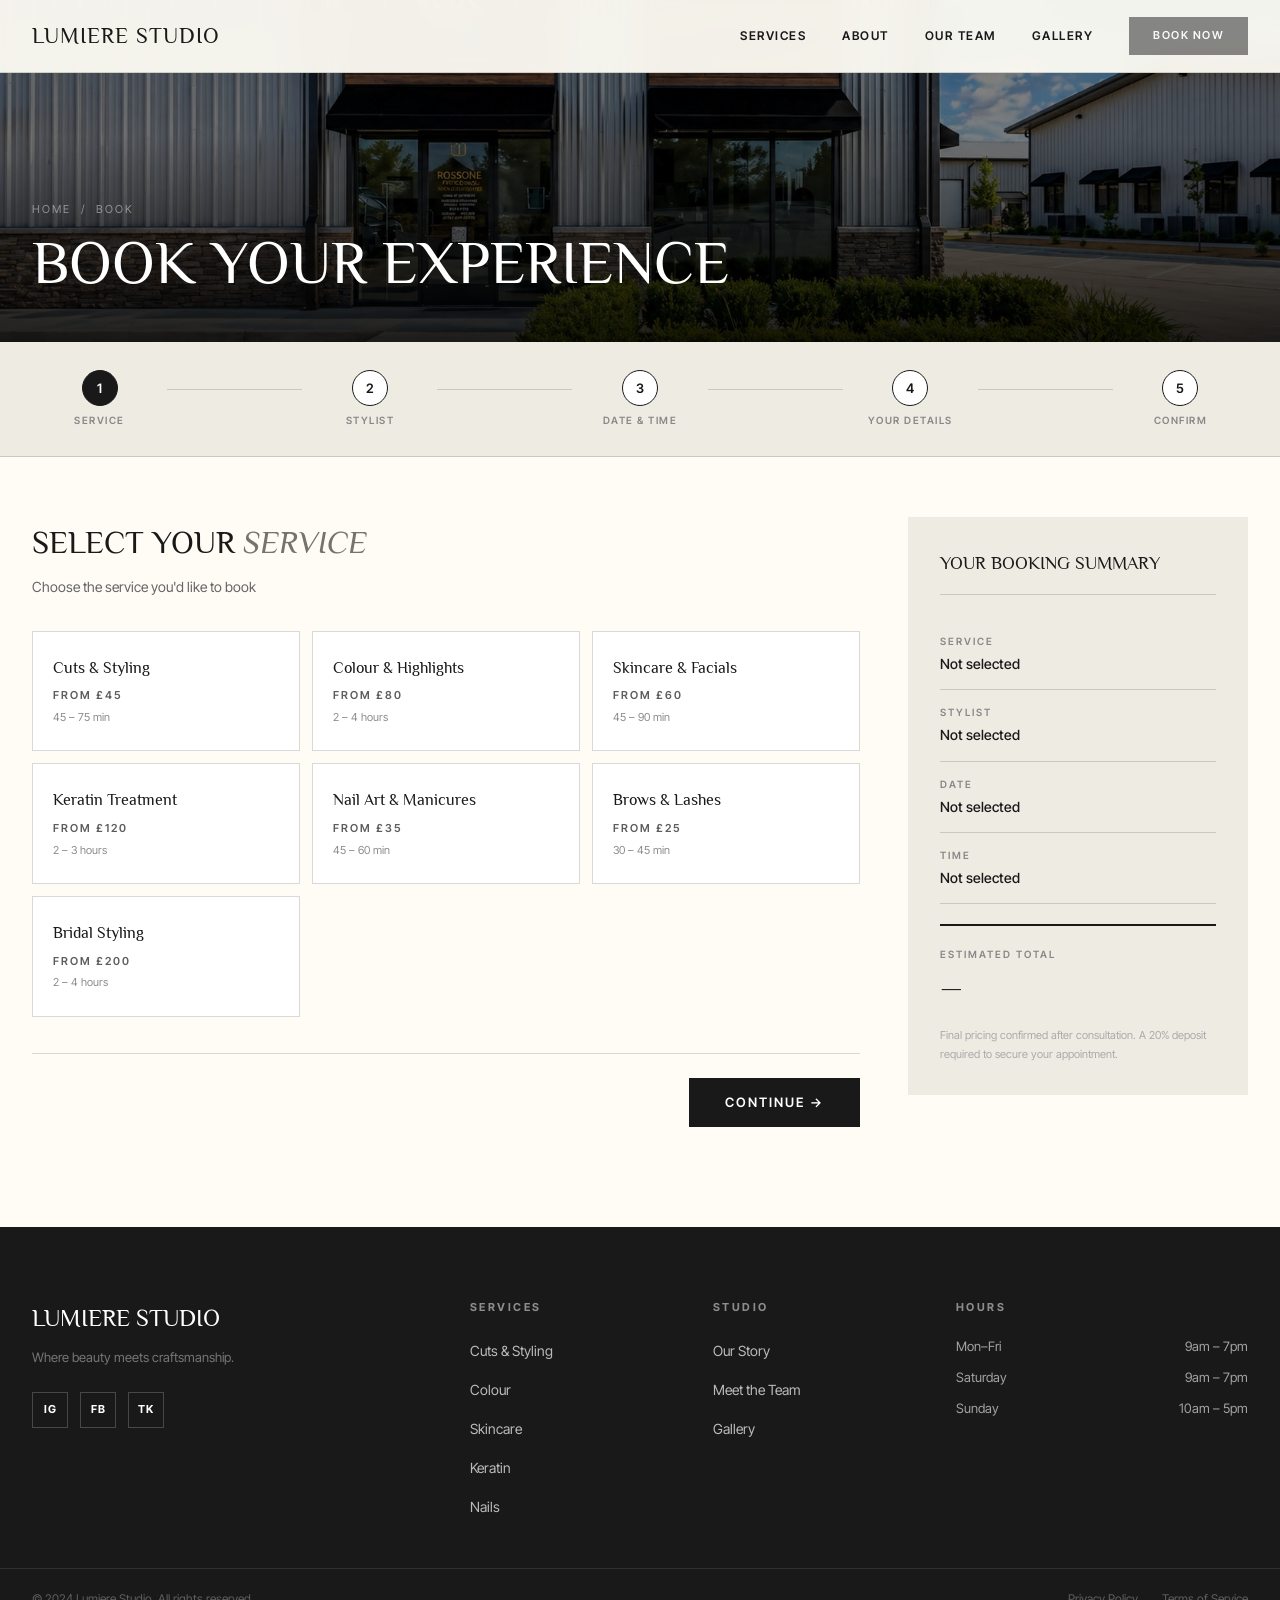
<file: booking.html>
﻿<!DOCTYPE html>
<html lang="en">
<head>
<meta charset="UTF-8"/><meta name="viewport" content="width=device-width,initial-scale=1.0"/>
<title>Book an Appointment — Lumiere Studio</title>
<meta name="description" content="Book your appointment at Lumiere Studio. Choose your service, stylist, date and time."/>
<link rel="preconnect" href="https://fonts.googleapis.com"/>
<link rel="preconnect" href="https://fonts.gstatic.com" crossorigin/>
<link href="https://fonts.googleapis.com/css2?family=Philosopher:ital,wght@0,400;0,700;1,400&family=Inter+Tight:wght@300;400;500;600&display=swap" rel="stylesheet"/>
<link rel="stylesheet" href="style.css"/>
<style>
.booking-page-hero{position:relative;height:38vh;min-height:280px;display:flex;align-items:flex-end;overflow:hidden;background:#111}
.booking-page-hero img{position:absolute;inset:0;width:100%;height:100%;object-fit:cover;filter:brightness(.5)}
.booking-page-hero__overlay{position:absolute;inset:0;background:linear-gradient(to top,rgba(0,0,0,.75) 0%,transparent 60%)}
.booking-page-hero__content{position:relative;z-index:2;padding:0 2rem 48px;max-width:1280px;margin:0 auto;width:100%}
.booking-page-hero__bread{font-size:11px;letter-spacing:2px;text-transform:uppercase;color:rgba(255,255,255,.45);margin-bottom:12px}
.booking-page-hero__bread a{color:rgba(255,255,255,.45)}
.booking-page-hero__title{font-family:var(--h-font);font-size:clamp(32px,5vw,60px);font-weight:400;text-transform:uppercase;color:#fff;line-height:1.05}
.bk-wrap{max-width:1280px;margin:0 auto;padding:60px 2rem 100px;display:grid;grid-template-columns:1fr 340px;gap:48px;align-items:start}
.bk-progress{background:var(--accent-2);padding:28px 2rem;border-bottom:1px solid var(--border)}
.bk-progress__inner{max-width:1280px;margin:0 auto;display:flex;align-items:center;gap:0}
.bk-step{display:flex;flex-direction:column;align-items:center;gap:6px;flex:1}
.bk-step__num{width:36px;height:36px;border-radius:50%;border:1.5px solid var(--accent-1);display:flex;align-items:center;justify-content:center;font-size:13px;font-weight:600;color:var(--accent-1);background:#fff;transition:all .3s}
.bk-step__num.active{background:var(--accent-1);color:#fff}
.bk-step__num.done{background:var(--accent-1);color:#fff}
.bk-step__label{font-size:10px;font-weight:600;letter-spacing:1.5px;text-transform:uppercase;color:#888;white-space:nowrap}
.bk-step-line{flex:1;height:1px;background:var(--border);margin-bottom:20px;transition:background .3s}
.bk-step-line.done{background:var(--accent-1)}
.bk-panel{display:none}.bk-panel.active{display:block}
.bk-panel-title{font-family:var(--h-font);font-size:clamp(22px,3vw,32px);font-weight:400;text-transform:uppercase;margin-bottom:8px}
.bk-panel-title span{font-style:italic;opacity:.6}
.bk-panel-sub{font-size:14px;color:#666;margin-bottom:32px}
.svc-grid{display:grid;grid-template-columns:repeat(auto-fill,minmax(200px,1fr));gap:12px;margin-bottom:36px}
.svc-card{border:1px solid var(--border);padding:24px 20px;cursor:pointer;transition:all .3s;background:#fff}
.svc-card:hover{border-color:var(--accent-1);transform:translateY(-2px)}
.svc-card.selected{background:var(--accent-1);color:#fff;border-color:var(--accent-1)}
.svc-card__name{font-family:var(--h-font);font-size:16px;font-weight:400;margin-bottom:6px}
.svc-card__price{font-size:11px;font-weight:600;letter-spacing:2px;text-transform:uppercase;margin-bottom:4px;opacity:.7}
.svc-card__dur{font-size:11px;opacity:.5}
.stylist-grid{display:grid;grid-template-columns:repeat(auto-fill,minmax(160px,1fr));gap:16px;margin-bottom:36px}
.stylist-card{border:1px solid var(--border);padding:28px 16px;text-align:center;cursor:pointer;transition:all .3s;background:#fff}
.stylist-card:hover{border-color:var(--accent-1);transform:translateY(-3px)}
.stylist-card.selected{background:var(--accent-1);color:#fff;border-color:var(--accent-1)}
.stylist-card__avatar{width:64px;height:64px;border-radius:50%;border:1.5px solid var(--border);margin:0 auto 14px;background:var(--accent-2);display:flex;align-items:center;justify-content:center;font-family:var(--h-font);font-size:22px;overflow:hidden}
.stylist-card.selected .stylist-card__avatar{border-color:rgba(255,255,255,.4);background:rgba(255,255,255,.1)}
.stylist-card__name{font-family:var(--h-font);font-size:15px;margin-bottom:4px}
.stylist-card__role{font-size:11px;opacity:.55;letter-spacing:.5px}
.cal-wrap{display:grid;grid-template-columns:1fr 1fr;gap:32px;margin-bottom:36px}
.calendar{border:1px solid var(--border);padding:24px}
.cal-header{display:flex;align-items:center;justify-content:space-between;margin-bottom:20px}
.cal-month{font-family:var(--h-font);font-size:16px;font-weight:400}
.cal-nav{width:30px;height:30px;border:1px solid var(--border);background:#fff;font-size:14px;cursor:pointer;display:flex;align-items:center;justify-content:center;transition:all .3s}
.cal-nav:hover{background:var(--accent-1);color:#fff;border-color:var(--accent-1)}
.cal-grid{display:grid;grid-template-columns:repeat(7,1fr);gap:2px}
.cal-day-label{font-size:10px;font-weight:600;letter-spacing:1px;text-transform:uppercase;text-align:center;color:#888;padding:6px 0}
.cal-day{font-size:13px;text-align:center;padding:8px 4px;cursor:pointer;border-radius:0;transition:all .2s}
.cal-day:hover:not(.disabled):not(.empty){background:var(--accent-2)}
.cal-day.today{font-weight:700;color:var(--accent-1)}
.cal-day.selected{background:var(--accent-1);color:#fff}
.cal-day.disabled{opacity:.3;cursor:not-allowed}
.cal-day.empty{cursor:default}
.time-slots{border:1px solid var(--border);padding:24px}
.time-slots-title{font-size:11px;font-weight:600;letter-spacing:2px;text-transform:uppercase;color:#888;margin-bottom:16px}
.time-slot{display:flex;justify-content:space-between;align-items:center;padding:12px 16px;border:1px solid var(--border);margin-bottom:8px;cursor:pointer;transition:all .2s}
.time-slot:hover{border-color:var(--accent-1)}
.time-slot.selected{background:var(--accent-1);color:#fff;border-color:var(--accent-1)}
.time-slot__avail{font-size:11px;opacity:.6}
.form-grid{display:grid;grid-template-columns:1fr 1fr;gap:20px;margin-bottom:20px}
.bk-form-group{display:flex;flex-direction:column;gap:8px;margin-bottom:0}
.bk-form-group label{font-size:11px;font-weight:600;letter-spacing:2px;text-transform:uppercase;color:#888}
.bk-form-group input,.bk-form-group textarea{border:1px solid var(--border);padding:12px 16px;font-family:var(--b-font);font-size:15px;color:var(--accent-1);background:var(--accent-4);outline:none;transition:border-color .3s;width:100%}
.bk-form-group input:focus,.bk-form-group textarea:focus{border-color:var(--accent-1)}
.bk-form-group textarea{resize:vertical;min-height:90px}
.policy-note{font-size:12px;color:#aaa;line-height:1.7;margin:16px 0 28px}
.policy-note a{color:var(--accent-1)}
.conf-table{width:100%;border-collapse:collapse;margin:24px 0}
.conf-table tr{border-bottom:1px solid var(--border)}
.conf-table td{padding:13px 0;font-size:14px}
.conf-table td:first-child{font-size:11px;letter-spacing:.1em;text-transform:uppercase;color:#888;width:40%}
.conf-table td:last-child{font-weight:500}
.bk-actions{display:flex;justify-content:space-between;align-items:center;margin-top:32px;padding-top:24px;border-top:1px solid var(--border)}
.bk-btn-back{font-size:12px;font-weight:600;letter-spacing:1.5px;text-transform:uppercase;color:#888;background:none;border:none;cursor:pointer;padding:0;transition:color .3s}
.bk-btn-back:hover{color:var(--accent-1)}
.bk-summary{background:var(--accent-2);padding:32px;position:sticky;top:100px}
.bk-summary__title{font-family:var(--h-font);font-size:18px;font-weight:400;text-transform:uppercase;margin-bottom:24px;padding-bottom:16px;border-bottom:1px solid var(--border)}
.bk-summary__item{display:flex;flex-direction:column;gap:4px;padding:14px 0;border-bottom:1px solid var(--border)}
.bk-summary__label{font-size:10px;font-weight:600;letter-spacing:2px;text-transform:uppercase;color:#888}
.bk-summary__value{font-size:14px;font-weight:500}
.bk-summary__total{margin-top:20px;padding-top:20px;border-top:2px solid var(--accent-1)}
.bk-summary__total-label{font-size:10px;font-weight:600;letter-spacing:2px;text-transform:uppercase;color:#888;display:block;margin-bottom:6px}
.bk-summary__total-value{font-family:var(--h-font);font-size:26px;font-weight:400}
.bk-summary__note{font-size:11px;color:#aaa;margin-top:16px;line-height:1.7}
.conf-check{width:60px;height:60px;background:var(--accent-1);color:#fff;border-radius:50%;display:flex;align-items:center;justify-content:center;font-size:24px;margin:0 auto 24px}
@media(max-width:900px){.bk-wrap{grid-template-columns:1fr}.bk-summary{display:none}.cal-wrap{grid-template-columns:1fr}}
@media(max-width:600px){.svc-grid{grid-template-columns:1fr}.form-grid{grid-template-columns:1fr}.bk-step__label{display:none}}
</style>
</head>
<body>
<header class="site-header" id="site-header">
<div class="nav-inner">
<a href="index.html" class="logo">Lumiere Studio</a>
<nav class="main-nav" id="main-nav" role="navigation" aria-label="Main Navigation">
<a href="services.html">Services</a><a href="index.html#about">About</a><a href="index.html#team">Our Team</a><a href="index.html#gallery">Gallery</a>
<a href="booking.html" class="nav-cta" style="opacity:.5">Book Now</a></nav>
<button class="hamburger" id="hamburger-btn" aria-label="Open menu" aria-expanded="false"><span></span><span></span><span></span></button>
</div>
<div class="mobile-menu" id="mobile-menu" aria-hidden="true">
<a href="services.html">Services</a><a href="index.html#about">About</a><a href="index.html#team">Our Team</a><a href="index.html#gallery">Gallery</a><a href="booking.html">Book Now</a>
</div>
</header>
<main>
<header class="booking-page-hero" aria-label="Book appointment">
<img src="wide angle entrance.png" alt="Lumiere Studio"/>
<div class="booking-page-hero__overlay"></div>
<div class="booking-page-hero__content">
<p class="booking-page-hero__bread"><a href="index.html">Home</a> &nbsp;/&nbsp; Book</p>
<h1 class="booking-page-hero__title">Book Your Experience</h1>
</div>
</header>
<div class="bk-progress" aria-label="Booking progress">
<div class="bk-progress__inner">
<div class="bk-step"><div class="bk-step__num active" id="step-num-1">1</div><span class="bk-step__label">Service</span></div>
<div class="bk-step-line" id="line-1"></div>
<div class="bk-step"><div class="bk-step__num" id="step-num-2">2</div><span class="bk-step__label">Stylist</span></div>
<div class="bk-step-line" id="line-2"></div>
<div class="bk-step"><div class="bk-step__num" id="step-num-3">3</div><span class="bk-step__label">Date &amp; Time</span></div>
<div class="bk-step-line" id="line-3"></div>
<div class="bk-step"><div class="bk-step__num" id="step-num-4">4</div><span class="bk-step__label">Your Details</span></div>
<div class="bk-step-line" id="line-4"></div>
<div class="bk-step"><div class="bk-step__num" id="step-num-5">5</div><span class="bk-step__label">Confirm</span></div>
</div>
</div>
<div class="bk-wrap booking-form-wrap">
<div>
<!-- STEP 1 -->
<div class="bk-panel active" data-step="1">
<h2 class="bk-panel-title">Select Your <span>Service</span></h2>
<p class="bk-panel-sub">Choose the service you'd like to book</p>
<div class="svc-grid">
<div class="svc-card" data-name="Cuts &amp; Styling" data-price="From £45"><div class="svc-card__name">Cuts &amp; Styling</div><div class="svc-card__price">From £45</div><div class="svc-card__dur">45 – 75 min</div></div>
<div class="svc-card" data-name="Colour &amp; Highlights" data-price="From £80"><div class="svc-card__name">Colour &amp; Highlights</div><div class="svc-card__price">From £80</div><div class="svc-card__dur">2 – 4 hours</div></div>
<div class="svc-card" data-name="Skincare &amp; Facials" data-price="From £60"><div class="svc-card__name">Skincare &amp; Facials</div><div class="svc-card__price">From £60</div><div class="svc-card__dur">45 – 90 min</div></div>
<div class="svc-card" data-name="Keratin Treatment" data-price="From £120"><div class="svc-card__name">Keratin Treatment</div><div class="svc-card__price">From £120</div><div class="svc-card__dur">2 – 3 hours</div></div>
<div class="svc-card" data-name="Nail Art &amp; Manicures" data-price="From £35"><div class="svc-card__name">Nail Art &amp; Manicures</div><div class="svc-card__price">From £35</div><div class="svc-card__dur">45 – 60 min</div></div>
<div class="svc-card" data-name="Brows &amp; Lashes" data-price="From £25"><div class="svc-card__name">Brows &amp; Lashes</div><div class="svc-card__price">From £25</div><div class="svc-card__dur">30 – 45 min</div></div>
<div class="svc-card" data-name="Bridal Styling" data-price="From £200"><div class="svc-card__name">Bridal Styling</div><div class="svc-card__price">From £200</div><div class="svc-card__dur">2 – 4 hours</div></div>
</div>
<div class="bk-actions"><span></span><button class="btn btn-primary booking-btn-next"><span>Continue →</span></button></div>
</div>
<!-- STEP 2 -->
<div class="bk-panel" data-step="2">
<h2 class="bk-panel-title">Choose Your <span>Stylist</span></h2>
<p class="bk-panel-sub">Select a stylist or leave it to us</p>
<div class="stylist-grid">
<div class="stylist-card" data-name="No Preference"><div class="stylist-card__avatar">✦</div><div class="stylist-card__name">No Preference</div><div class="stylist-card__role">Best available</div></div>
<div class="stylist-card" data-name="Sophie Laurent"><div class="stylist-card__avatar">S</div><div class="stylist-card__name">Sophie Laurent</div><div class="stylist-card__role">Creative Director</div></div>
<div class="stylist-card" data-name="Marcus Chen"><div class="stylist-card__avatar">M</div><div class="stylist-card__name">Marcus Chen</div><div class="stylist-card__role">Senior Stylist</div></div>
<div class="stylist-card" data-name="Isabelle Moreau"><div class="stylist-card__avatar">I</div><div class="stylist-card__name">Isabelle Moreau</div><div class="stylist-card__role">Beauty Specialist</div></div>
</div>
<div class="bk-actions"><button class="bk-btn-back">← Back</button><button class="btn btn-primary booking-btn-next"><span>Continue →</span></button></div>
</div>
<!-- STEP 3 -->
<div class="bk-panel" data-step="3">
<h2 class="bk-panel-title">Select <span>Date &amp; Time</span></h2>
<p class="bk-panel-sub">Choose your preferred appointment slot</p>
<div class="cal-wrap">
<div class="calendar">
<div class="cal-header"><button class="cal-nav" id="cal-prev">←</button><span class="cal-month" id="calendar-month"></span><button class="cal-nav" id="cal-next">→</button></div>
<div class="cal-grid" id="calendar-grid"></div>
</div>
<div class="time-slots">
<div class="time-slots-title">Available Times</div>
<div class="time-slot" data-time="9:00 AM"><span>9:00 AM</span><span class="time-slot__avail">Available</span></div>
<div class="time-slot" data-time="10:00 AM"><span>10:00 AM</span><span class="time-slot__avail">Available</span></div>
<div class="time-slot" data-time="11:00 AM"><span>11:00 AM</span><span class="time-slot__avail">Available</span></div>
<div class="time-slot" data-time="12:00 PM"><span>12:00 PM</span><span class="time-slot__avail">Available</span></div>
<div class="time-slot" data-time="1:00 PM"><span>1:00 PM</span><span class="time-slot__avail">Available</span></div>
<div class="time-slot" data-time="2:00 PM"><span>2:00 PM</span><span class="time-slot__avail">Available</span></div>
<div class="time-slot" data-time="3:00 PM"><span>3:00 PM</span><span class="time-slot__avail">Available</span></div>
<div class="time-slot" data-time="4:00 PM"><span>4:00 PM</span><span class="time-slot__avail">Available</span></div>
<div class="time-slot" data-time="5:00 PM"><span>5:00 PM</span><span class="time-slot__avail">Available</span></div>
</div>
</div>
<div class="bk-actions"><button class="bk-btn-back">← Back</button><button class="btn btn-primary booking-btn-next"><span>Continue →</span></button></div>
</div>
<!-- STEP 4 -->
<div class="bk-panel" data-step="4">
<h2 class="bk-panel-title">Your <span>Details</span></h2>
<p class="bk-panel-sub">How should we reach you?</p>
<div class="form-grid">
<div class="bk-form-group"><label for="bk-name">Full Name *</label><input id="bk-name" type="text" placeholder="Your full name" autocomplete="name" required/></div>
<div class="bk-form-group"><label for="bk-email">Email Address *</label><input id="bk-email" type="email" placeholder="your@email.com" autocomplete="email" required/></div>
<div class="bk-form-group"><label for="bk-phone">Phone Number</label><input id="bk-phone" type="tel" placeholder="+44 7700 000000" autocomplete="tel"/></div>
<div class="bk-form-group"><label for="bk-how">How did you hear about us?</label><input id="bk-how" type="text" placeholder="Instagram, referral, etc."/></div>
</div>
<div class="bk-form-group" style="margin-bottom:0"><label for="bk-notes">Additional Notes</label><textarea id="bk-notes" placeholder="Any specific requests, hair concerns, or questions for your stylist…"></textarea></div>
<p class="policy-note">By continuing, you agree to our <a href="#">cancellation policy</a>. Appointments cancelled with less than 24 hours notice may incur a fee.</p>
<div class="bk-actions"><button class="bk-btn-back">← Back</button><button class="btn btn-primary booking-btn-next"><span>Review Booking →</span></button></div>
</div>
<!-- STEP 5 -->
<div class="bk-panel" data-step="5">
<div id="conf-inner">
<h2 class="bk-panel-title">Review Your <span>Booking</span></h2>
<p class="bk-panel-sub" style="margin-bottom:24px">Please confirm the details below before finalising</p>
<table class="conf-table">
<tr><td>Service</td><td id="conf-service">—</td></tr>
<tr><td>Stylist</td><td id="conf-stylist">—</td></tr>
<tr><td>Date</td><td id="conf-date">—</td></tr>
<tr><td>Time</td><td id="conf-time">—</td></tr>
<tr><td>Name</td><td id="conf-name">—</td></tr>
<tr><td>Email</td><td id="conf-email">—</td></tr>
<tr><td>Total (est.)</td><td id="conf-total" style="font-weight:700">—</td></tr>
</table>
<p style="font-size:13px;color:#888;line-height:1.7;margin-bottom:36px">A deposit may be required to secure your booking. You will receive a confirmation email at the address provided. We look forward to welcoming you to Lumiere Studio.</p>
<div class="bk-actions"><button class="bk-btn-back">← Edit Booking</button><button class="btn btn-primary" id="confirm-booking-btn"><span>Confirm Booking ✓</span></button></div>
</div>
</div>
</div>
<!-- SIDEBAR -->
<aside class="bk-summary" aria-label="Booking summary">
<div class="bk-summary__title">Your Booking Summary</div>
<div class="bk-summary__item"><span class="bk-summary__label">Service</span><span class="bk-summary__value" id="summary-service">Not selected</span></div>
<div class="bk-summary__item"><span class="bk-summary__label">Stylist</span><span class="bk-summary__value" id="summary-stylist">Not selected</span></div>
<div class="bk-summary__item"><span class="bk-summary__label">Date</span><span class="bk-summary__value" id="summary-date">Not selected</span></div>
<div class="bk-summary__item"><span class="bk-summary__label">Time</span><span class="bk-summary__value" id="summary-time">Not selected</span></div>
<div class="bk-summary__total"><span class="bk-summary__total-label">Estimated Total</span><span class="bk-summary__total-value" id="summary-total">—</span></div>
<p class="bk-summary__note">Final pricing confirmed after consultation. A 20% deposit required to secure your appointment.</p>
</aside>
</div>
</main>
<footer class="site-footer" id="site-footer">
<div class="footer-inner">
<div class="footer-brand"><p class="footer-logo">Lumiere Studio</p><p class="footer-tagline">Where beauty meets craftsmanship.</p><div class="social-links"><a href="#" aria-label="Instagram" class="social-link">IG</a><a href="#" aria-label="Facebook" class="social-link">FB</a><a href="#" aria-label="TikTok" class="social-link">TK</a></div></div>
<div class="footer-col"><h4>Services</h4><ul><li><a href="services.html">Cuts &amp; Styling</a></li><li><a href="services.html">Colour</a></li><li><a href="services.html">Skincare</a></li><li><a href="services.html">Keratin</a></li><li><a href="services.html">Nails</a></li></ul></div>
<div class="footer-col"><h4>Studio</h4><ul><li><a href="index.html#about">Our Story</a></li><li><a href="index.html#team">Meet the Team</a></li><li><a href="index.html#gallery">Gallery</a></li></ul></div>
<div class="footer-col"><h4>Hours</h4><ul class="hours-list"><li><span>Mon–Fri</span><span>9am – 7pm</span></li><li><span>Saturday</span><span>9am – 7pm</span></li><li><span>Sunday</span><span>10am – 5pm</span></li></ul></div>
</div>
<div class="footer-bottom"><p>&copy; 2024 Lumiere Studio. All rights reserved.</p><div class="footer-legal"><a href="#">Privacy Policy</a><a href="#">Terms of Service</a></div></div>
</footer>
<button class="back-to-top" id="back-to-top" aria-label="Back to top">↑</button>
</file>
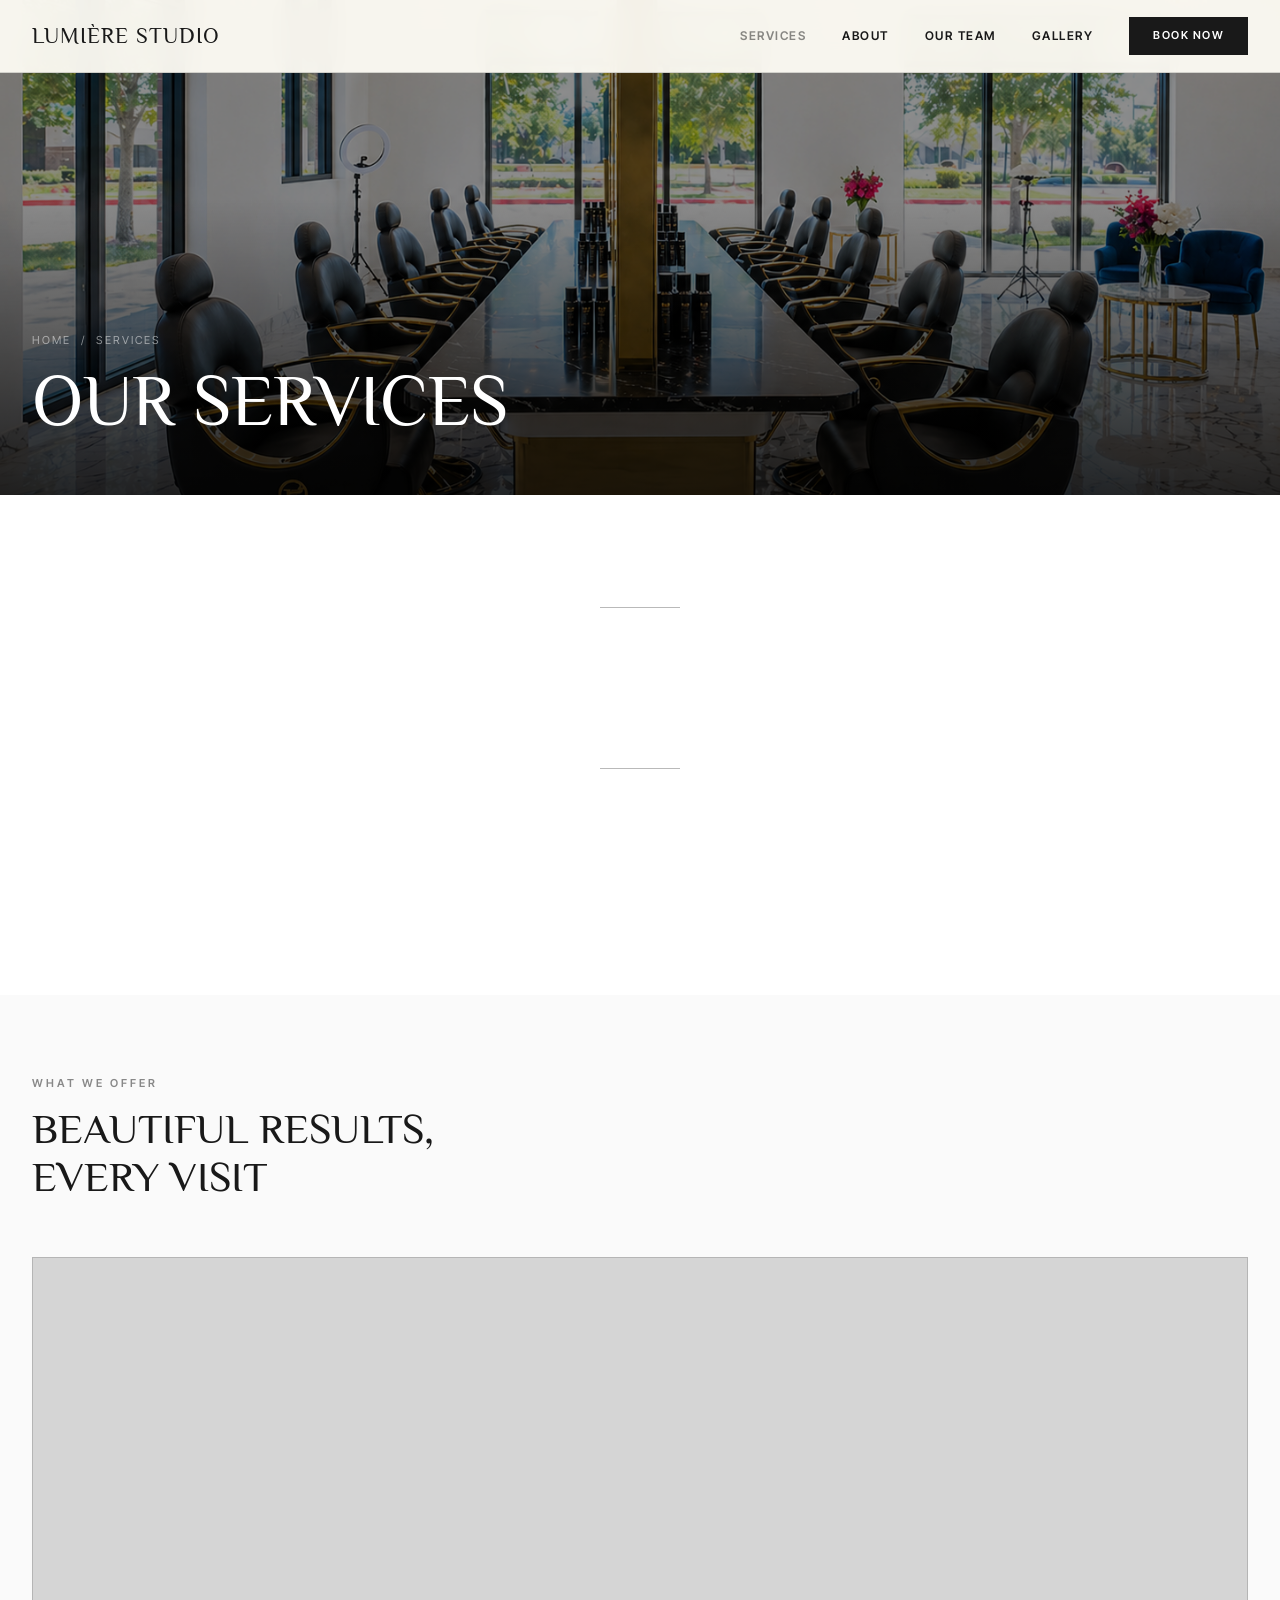
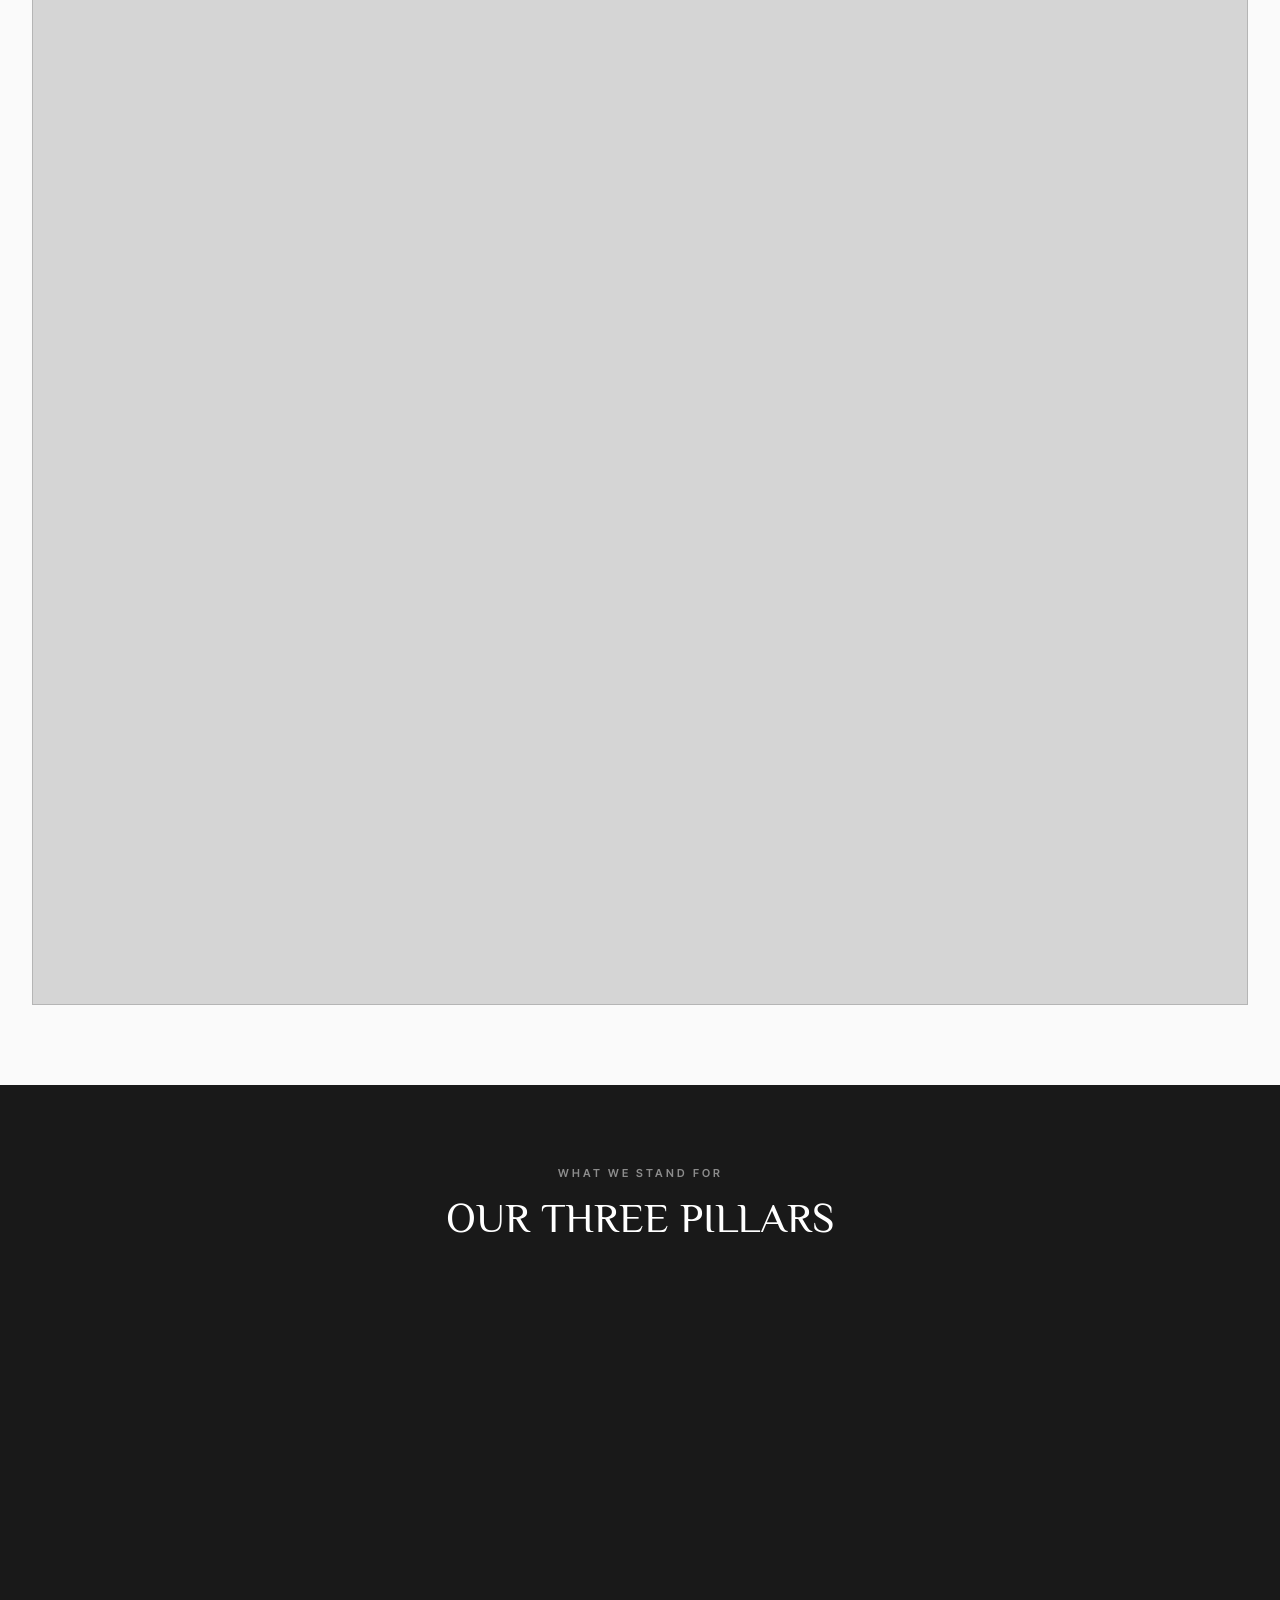
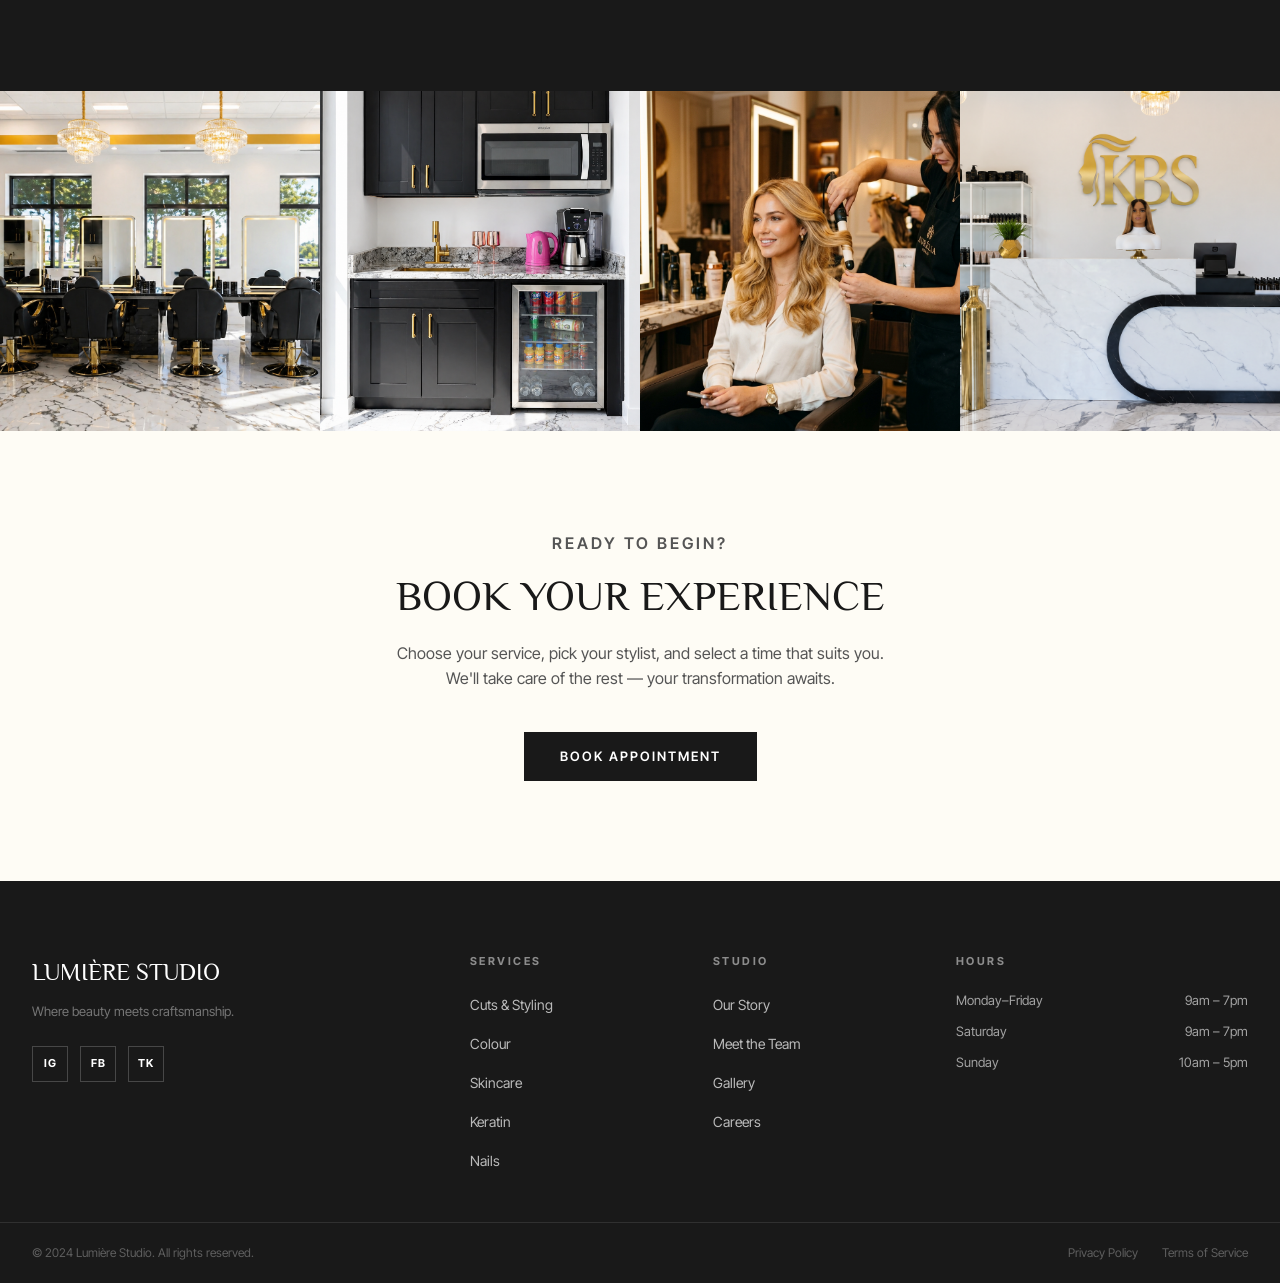
<file: services.html>
<!DOCTYPE html>
<html lang="en">
<head>
  <meta charset="UTF-8" />
  <meta name="viewport" content="width=device-width, initial-scale=1.0" />
  <title>Services — Lumière Studio</title>
  <meta name="description" content="Explore the full range of premium hair and beauty services at Lumière Studio — cuts, colour, skincare, keratin, nails, and more." />
  <link rel="preconnect" href="https://fonts.googleapis.com" />
  <link rel="preconnect" href="https://fonts.gstatic.com" crossorigin />
  <link href="https://fonts.googleapis.com/css2?family=Philosopher:ital,wght@0,400;0,700;1,400&family=Inter+Tight:wght@300;400;500;600&display=swap" rel="stylesheet" />
  <link rel="stylesheet" href="style.css" />
  <style>
    /* ── PAGE HERO ── */
    .page-hero {
      position: relative;
      height: 55vh;
      min-height: 380px;
      display: flex;
      align-items: flex-end;
      overflow: hidden;
      background: #111;
    }
    .page-hero__img {
      position: absolute;
      inset: 0;
      width: 100%;
      height: 100%;
      object-fit: cover;
      object-position: center;
      filter: brightness(0.55);
    }
    .page-hero__overlay {
      position: absolute;
      inset: 0;
      background: linear-gradient(to top, rgba(0,0,0,0.72) 0%, transparent 60%);
    }
    .page-hero__content {
      position: relative;
      z-index: 2;
      padding: 0 2rem 56px;
      max-width: 1280px;
      margin: 0 auto;
      width: 100%;
    }
    .page-hero__breadcrumb {
      font-size: 11px;
      letter-spacing: 2px;
      text-transform: uppercase;
      color: rgba(255,255,255,0.5);
      margin-bottom: 14px;
    }
    .page-hero__breadcrumb a { color: rgba(255,255,255,0.5); }
    .page-hero__breadcrumb a:hover { color: #fff; }
    .page-hero__title {
      font-family: var(--h-font);
      font-size: clamp(38px, 6vw, 72px);
      font-weight: 400;
      text-transform: uppercase;
      color: #fff;
      line-height: 1.05;
    }

    /* ── MISSION STRIP ── */
    .services-mission {
      padding: 80px 0;
      background: #fff;
      text-align: center;
    }
    .services-mission__inner {
      max-width: 780px;
      margin: 0 auto;
      padding: 0 2rem;
    }
    .services-mission__quote {
      font-family: var(--h-font);
      font-style: italic;
      font-size: clamp(20px, 3vw, 32px);
      color: var(--accent-1);
      line-height: 1.5;
      margin-bottom: 24px;
    }
    .services-mission__body {
      font-size: 15px;
      color: #555;
      line-height: 1.9;
      max-width: 620px;
      margin: 0 auto;
    }
    .gold-rule {
      width: 80px;
      height: 1px;
      background: var(--accent-1);
      margin: 32px auto;
      opacity: 0.3;
    }

    /* ── SERVICES DETAILED ── */
    .services-full {
      padding: 80px 0;
      background: var(--accent-3);
    }
    .services-full-grid {
      display: grid;
      grid-template-columns: 1fr 1fr;
      gap: 2px;
      background: var(--border);
      border: 1px solid var(--border);
      margin-top: 56px;
    }
    .service-full-card {
      background: #fff;
      padding: 48px 44px;
      transition: background var(--transition);
    }
    .service-full-card:hover { background: var(--accent-2); }
    .service-full-card__icon {
      font-size: 28px;
      opacity: 0.35;
      margin-bottom: 22px;
    }
    .service-full-card__name {
      font-family: var(--h-font);
      font-size: 22px;
      font-weight: 400;
      text-transform: uppercase;
      margin-bottom: 10px;
    }
    .service-full-card__price {
      font-size: 11px;
      font-weight: 600;
      letter-spacing: 2px;
      text-transform: uppercase;
      color: var(--accent-1);
      margin-bottom: 16px;
    }
    .service-full-card__desc {
      font-size: 14px;
      color: #555;
      line-height: 1.8;
      margin-bottom: 20px;
    }
    .service-full-card__includes {
      list-style: none;
      padding: 0;
      margin: 0;
    }
    .service-full-card__includes li {
      font-size: 13px;
      color: #666;
      padding: 6px 0;
      border-bottom: 1px solid var(--border);
      display: flex;
      align-items: center;
      gap: 10px;
    }
    .service-full-card__includes li::before {
      content: '—';
      opacity: 0.4;
      flex-shrink: 0;
    }

    /* ── VALUES ── */
    .values-section {
      padding: 80px 0;
      background: var(--accent-1);
      color: #fff;
    }
    .values-grid {
      display: grid;
      grid-template-columns: repeat(3, 1fr);
      gap: 2px;
      margin-top: 56px;
    }
    .value-block {
      padding: 48px 36px;
      border: 1px solid rgba(255,255,255,0.08);
      transition: background var(--transition);
    }
    .value-block:hover { background: rgba(255,255,255,0.05); }
    .value-block__icon {
      width: 44px;
      height: 44px;
      border: 1px solid rgba(255,255,255,0.25);
      display: flex;
      align-items: center;
      justify-content: center;
      margin-bottom: 24px;
      color: rgba(255,255,255,0.7);
    }
    .value-block__name {
      font-family: var(--h-font);
      font-size: 18px;
      font-weight: 400;
      text-transform: uppercase;
      margin-bottom: 14px;
      color: #fff;
    }
    .value-block__desc {
      font-size: 14px;
      color: rgba(255,255,255,0.6);
      line-height: 1.85;
    }

    /* ── GALLERY STRIP ── */
    .sg-gallery {
      display: grid;
      grid-template-columns: repeat(4, 1fr);
      height: 340px;
    }
    .sg-gallery__item {
      position: relative;
      overflow: hidden;
    }
    .sg-gallery__item img {
      width: 100%;
      height: 100%;
      object-fit: cover;
      transition: transform 0.6s ease;
    }
    .sg-gallery__item:hover img { transform: scale(1.06); }
    .sg-gallery__label {
      position: absolute;
      bottom: 14px;
      left: 14px;
      background: rgba(0,0,0,0.6);
      color: #fff;
      font-size: 10px;
      font-weight: 600;
      letter-spacing: 2px;
      text-transform: uppercase;
      padding: 5px 12px;
      opacity: 0;
      transition: opacity var(--transition);
    }
    .sg-gallery__item:hover .sg-gallery__label { opacity: 1; }

    /* ── FINAL CTA ── */
    .services-cta-section {
      padding: 100px 20px;
      text-align: center;
      background: var(--accent-4);
    }
    .services-cta-section .section-eyebrow { margin-bottom: 16px; display: block; }
    .services-cta-section .section-title { margin-bottom: 20px; }
    .services-cta-section p {
      font-size: 16px;
      color: #555;
      max-width: 520px;
      margin: 0 auto 40px;
    }

    @media (max-width: 900px) {
      .services-full-grid { grid-template-columns: 1fr; }
      .values-grid { grid-template-columns: 1fr; }
      .sg-gallery { grid-template-columns: 1fr 1fr; height: auto; }
      .sg-gallery__item { height: 200px; }
    }
    @media (max-width: 600px) {
      .sg-gallery { grid-template-columns: 1fr; }
      .sg-gallery__item { height: 220px; }
    }
  </style>
</head>
<body>

  <!-- ===== NAVIGATION ===== -->
  <header class="site-header" id="site-header">
    <div class="nav-inner">
      <a href="index.html" class="logo" id="logo-link">Lumière Studio</a>
      <nav class="main-nav" id="main-nav" role="navigation" aria-label="Main Navigation">
        <a href="services.html" id="nav-services" style="opacity:.5;">Services</a>
        <a href="index.html#about" id="nav-about">About</a>
        <a href="index.html#team" id="nav-team">Our Team</a>
        <a href="index.html#gallery" id="nav-gallery">Gallery</a>
        <a href="booking.html" id="nav-book" class="nav-cta">Book Now</a>
      </nav>
      <button class="hamburger" id="hamburger-btn" aria-label="Open menu" aria-expanded="false">
        <span></span><span></span><span></span>
      </button>
    </div>
    <div class="mobile-menu" id="mobile-menu" aria-hidden="true">
      <a href="services.html" id="m-nav-services">Services</a>
      <a href="index.html#about" id="m-nav-about">About</a>
      <a href="index.html#team" id="m-nav-team">Our Team</a>
      <a href="index.html#gallery" id="m-nav-gallery">Gallery</a>
      <a href="booking.html" id="m-nav-book">Book Now</a>
    </div>
  </header>

  <main>

    <!-- PAGE HERO -->
    <header class="page-hero" aria-label="Services">
      <img src="side view work area.png" alt="Lumière Studio interior" class="page-hero__img" />
      <div class="page-hero__overlay"></div>
      <div class="page-hero__content">
        <p class="page-hero__breadcrumb"><a href="index.html">Home</a> &nbsp;/&nbsp; Services</p>
        <h1 class="page-hero__title">Our Services</h1>
      </div>
    </header>

    <!-- MISSION -->
    <section class="services-mission" aria-label="Our philosophy">
      <div class="services-mission__inner">
        <div class="gold-rule"></div>
        <p class="services-mission__quote reveal delay-1">
          "We believe every visit should leave you feeling <em style="font-style:italic;">more yourself</em> — elevated, cared for, and confident."
        </p>
        <div class="gold-rule"></div>
        <p class="services-mission__body reveal delay-2">
          At Lumière Studio, every service is an experience. From your first consultation to the moment you leave our chair, our team of specialists is dedicated to delivering results that are precise, personal, and lasting. We use only premium products and continuously invest in education to bring you the very best.
        </p>
      </div>
    </section>

    <!-- SERVICES DETAIL GRID -->
    <section class="services-full" aria-label="Full service menu">
      <div class="container">
        <div class="section-header">
          <p class="section-eyebrow">What We Offer</p>
          <h2 class="section-title">Beautiful Results,<br/>Every Visit</h2>
        </div>
        <div class="services-full-grid">

          <div class="service-full-card reveal">
            <div class="service-full-card__icon">✂</div>
            <h3 class="service-full-card__name">Cuts &amp; Styling</h3>
            <div class="service-full-card__price">From £45</div>
            <p class="service-full-card__desc">Precision cuts tailored to your face shape, lifestyle, and vision — from classic bobs to contemporary textured styles. Every cut includes a full consultation.</p>
            <ul class="service-full-card__includes">
              <li>Women's cut &amp; blowdry — from £45</li>
              <li>Men's cut &amp; style — from £30</li>
              <li>Children's cut — from £22</li>
              <li>Blowdry only — from £28</li>
            </ul>
          </div>

          <div class="service-full-card reveal delay-1">
            <div class="service-full-card__icon">◈</div>
            <h3 class="service-full-card__name">Colour &amp; Highlights</h3>
            <div class="service-full-card__price">From £80</div>
            <p class="service-full-card__desc">Balayage, ombré, full colour, root touch-ups — our colourists craft bespoke shades that complement your natural tone using leading professional colour brands.</p>
            <ul class="service-full-card__includes">
              <li>Full colour — from £80</li>
              <li>Root touch-up — from £55</li>
              <li>Balayage / ombré — from £120</li>
              <li>Highlights (full head) — from £95</li>
            </ul>
          </div>

          <div class="service-full-card reveal">
            <div class="service-full-card__icon">◯</div>
            <h3 class="service-full-card__name">Skincare &amp; Facials</h3>
            <div class="service-full-card__price">From £60</div>
            <p class="service-full-card__desc">Hydrating, anti-ageing, and rejuvenating treatments using premium skincare ranges. Tailored to your skin type and concerns for a radiant, healthy glow.</p>
            <ul class="service-full-card__includes">
              <li>Express facial — from £60</li>
              <li>Deep cleanse facial — from £85</li>
              <li>Anti-ageing treatment — from £110</li>
              <li>LED light therapy — from £75</li>
            </ul>
          </div>

          <div class="service-full-card reveal delay-1">
            <div class="service-full-card__icon">◇</div>
            <h3 class="service-full-card__name">Keratin Treatments</h3>
            <div class="service-full-card__price">From £120</div>
            <p class="service-full-card__desc">Smooth, frizz-free, salon-fresh hair for months. Our keratin treatments restore shine and manageability, dramatically reducing dry time and styling effort.</p>
            <ul class="service-full-card__includes">
              <li>Express keratin — from £120</li>
              <li>Full keratin treatment — from £180</li>
              <li>Brazilian blowout — from £160</li>
            </ul>
          </div>

          <div class="service-full-card reveal">
            <div class="service-full-card__icon">◆</div>
            <h3 class="service-full-card__name">Nail Art &amp; Manicures</h3>
            <div class="service-full-card__price">From £35</div>
            <p class="service-full-card__desc">Classic manicures to intricate nail art — treat your hands and feet to luxurious care and colour. Long-lasting gel options available.</p>
            <ul class="service-full-card__includes">
              <li>Classic manicure — from £35</li>
              <li>Gel manicure — from £45</li>
              <li>Pedicure — from £40</li>
              <li>Nail art design — from £55</li>
            </ul>
          </div>

          <div class="service-full-card reveal delay-1">
            <div class="service-full-card__icon">⟡</div>
            <h3 class="service-full-card__name">Brows &amp; Lashes</h3>
            <div class="service-full-card__price">From £25</div>
            <p class="service-full-card__desc">Tinting, threading, lamination, and lash lifts — frame your face with perfectly sculpted brows and lashes that enhance your natural features.</p>
            <ul class="service-full-card__includes">
              <li>Brow shaping — from £25</li>
              <li>Brow lamination — from £55</li>
              <li>Lash lift &amp; tint — from £65</li>
              <li>Brow &amp; lash tint — from £35</li>
            </ul>
          </div>

        </div>
      </div>
    </section>

    <!-- VALUES -->
    <section class="values-section" aria-label="Our values">
      <div class="container">
        <div class="section-header" style="text-align:center;">
          <p class="section-eyebrow" style="color:rgba(255,255,255,0.5);">What We Stand For</p>
          <h2 class="section-title" style="color:#fff;">Our Three Pillars</h2>
        </div>
        <div class="values-grid">

          <div class="value-block reveal">
            <div class="value-block__icon">
              <svg width="20" height="20" viewBox="0 0 24 24" fill="none" stroke="currentColor" stroke-width="1.5" stroke-linecap="round" stroke-linejoin="round">
                <path d="M3 20h18M5 20L3 8l4 4 5-7 5 7 4-4-2 12"/>
              </svg>
            </div>
            <h3 class="value-block__name">Luxury</h3>
            <p class="value-block__desc">Every element of the Lumière experience is considered. From our premium product selection to our consultation process — luxury is a standard we never compromise.</p>
          </div>

          <div class="value-block reveal delay-1">
            <div class="value-block__icon">
              <svg width="20" height="20" viewBox="0 0 24 24" fill="none" stroke="currentColor" stroke-width="1.5" stroke-linecap="round" stroke-linejoin="round">
                <path d="M6 3L3 12l3 3M18 3l3 9-3 3M9 21l3-6 3 6M12 3v12"/>
              </svg>
            </div>
            <h3 class="value-block__name">Craftsmanship</h3>
            <p class="value-block__desc">We are obsessed with technique. Every service is executed by specialists who continually invest in their education — staying at the forefront of industry developments.</p>
          </div>

          <div class="value-block reveal delay-2">
            <div class="value-block__icon">
              <svg width="20" height="20" viewBox="0 0 24 24" fill="none" stroke="currentColor" stroke-width="1.5" stroke-linecap="round" stroke-linejoin="round">
                <circle cx="12" cy="8" r="4"/><path d="M4 20c0-4 3.6-7 8-7s8 3 8 7"/>
              </svg>
            </div>
            <h3 class="value-block__name">Confidence</h3>
            <p class="value-block__desc">Hair and beauty are deeply personal. At Lumière, we don't just style — we amplify who you already are. Every client leaves standing taller and radiating confidence.</p>
          </div>

        </div>
      </div>
    </section>

    <!-- GALLERY STRIP -->
    <div class="sg-gallery" aria-label="Studio gallery">
      <div class="sg-gallery__item">
        <img src="chairs viewed from back.png" alt="Salon chairs" />
        <span class="sg-gallery__label">The Studio</span>
      </div>
      <div class="sg-gallery__item">
        <img src="coffee area.png" alt="Coffee area" />
        <span class="sg-gallery__label">Client Lounge</span>
      </div>
      <div class="sg-gallery__item">
        <img src="service_hair.png" alt="Hair styling" />
        <span class="sg-gallery__label">Hair Styling</span>
      </div>
      <div class="sg-gallery__item">
        <img src="shop entrance.png" alt="Salon entrance" />
        <span class="sg-gallery__label">Reception</span>
      </div>
    </div>

    <!-- FINAL CTA -->
    <section class="services-cta-section" aria-label="Book now">
      <p class="section-eyebrow">Ready to Begin?</p>
      <h2 class="section-title">Book Your Experience</h2>
      <p>Choose your service, pick your stylist, and select a time that suits you. We'll take care of the rest — your transformation awaits.</p>
      <a href="booking.html" class="btn btn-primary" id="services-final-cta">Book Appointment</a>
    </section>

  </main>

  <!-- ===== FOOTER ===== -->
  <footer class="site-footer" id="site-footer">
    <div class="footer-inner">
      <div class="footer-brand">
        <p class="footer-logo">Lumière Studio</p>
        <p class="footer-tagline">Where beauty meets craftsmanship.</p>
        <div class="social-links">
          <a href="#" id="social-ig" aria-label="Instagram" class="social-link">IG</a>
          <a href="#" id="social-fb" aria-label="Facebook" class="social-link">FB</a>
          <a href="#" id="social-tw" aria-label="TikTok" class="social-link">TK</a>
        </div>
      </div>
      <div class="footer-col">
        <h4>Services</h4>
        <ul>
          <li><a href="services.html">Cuts &amp; Styling</a></li>
          <li><a href="services.html">Colour</a></li>
          <li><a href="services.html">Skincare</a></li>
          <li><a href="services.html">Keratin</a></li>
          <li><a href="services.html">Nails</a></li>
        </ul>
      </div>
      <div class="footer-col">
        <h4>Studio</h4>
        <ul>
          <li><a href="index.html#about">Our Story</a></li>
          <li><a href="index.html#team">Meet the Team</a></li>
          <li><a href="index.html#gallery">Gallery</a></li>
          <li><a href="#">Careers</a></li>
        </ul>
      </div>
      <div class="footer-col">
        <h4>Hours</h4>
        <ul class="hours-list">
          <li><span>Monday–Friday</span><span>9am – 7pm</span></li>
          <li><span>Saturday</span><span>9am – 7pm</span></li>
          <li><span>Sunday</span><span>10am – 5pm</span></li>
        </ul>
      </div>
    </div>
    <div class="footer-bottom">
      <p>&copy; 2024 Lumière Studio. All rights reserved.</p>
      <div class="footer-legal">
        <a href="#">Privacy Policy</a>
        <a href="#">Terms of Service</a>
      </div>
    </div>
  </footer>

  <button class="back-to-top" id="back-to-top" aria-label="Back to top">↑</button>
  <script src="script.js"></script>
</body>
</html>
</file>
<file: style.css>
/* ===== TOKENS ===== */
:root {
  --accent-1: #191919;
  --accent-2: #EEEBE2;
  --accent-3: #FAFAFA;
  --accent-4: #FEFCF5;
  --accent-5: #FFFFFF;
  --accent-6: #000000;
  --border: #00000026;
  --h-font: "Philosopher", Georgia, serif;
  --b-font: "Inter Tight", Helvetica, Arial, sans-serif;
  --max-w: 1280px;
  --radius: 0px;
  --transition: 0.35s ease;
}

/* ===== RESET ===== */
*, *::before, *::after { box-sizing: border-box; margin: 0; padding: 0; }
html { scroll-behavior: smooth; font-size: 16px; }
body {
  background: var(--accent-4);
  color: var(--accent-1);
  font-family: var(--b-font);
  font-size: 18px;
  line-height: 1.6;
  overflow-x: hidden;
}
img { display: block; width: 100%; height: 100%; object-fit: cover; }
a { color: inherit; text-decoration: none; }
ul { list-style: none; }
button { cursor: pointer; border: none; background: none; font: inherit; }

/* ===== UTILITIES ===== */
.container { max-width: var(--max-w); margin: 0 auto; padding: 0 2rem; }

.btn {
  display: inline-block;
  padding: 14px 36px;
  font-family: var(--b-font);
  font-size: 13px;
  font-weight: 600;
  letter-spacing: 2px;
  text-transform: uppercase;
  transition: all var(--transition);
  cursor: pointer;
  border: none;
}
.btn-primary { background: var(--accent-1); color: #fff; }
.btn-primary:hover { background: #333; }
.btn-ghost { background: transparent; color: #fff; border: 1px solid rgba(255,255,255,0.6); }
.btn-ghost:hover { background: rgba(255,255,255,0.1); }
.btn-outline { background: transparent; color: var(--accent-1); border: 1px solid var(--accent-1); }
.btn-outline:hover { background: var(--accent-1); color: #fff; }
.btn-full { width: 100%; text-align: center; }

.section-eyebrow {
  font-family: var(--b-font);
  font-size: 11px;
  font-weight: 600;
  letter-spacing: 3px;
  text-transform: uppercase;
  color: #888;
  margin-bottom: 12px;
}
.section-eyebrow.light { color: rgba(255,255,255,0.6); }
.section-title {
  font-family: var(--h-font);
  font-size: clamp(28px, 4vw, 42px);
  font-weight: 400;
  text-transform: uppercase;
  line-height: 1.15;
  margin-bottom: 24px;
}
.section-header { margin-bottom: 56px; }
.section-header.light .section-title { color: #fff; }

/* ===== HEADER ===== */
.site-header {
  position: fixed; top: 0; left: 0; right: 0; z-index: 100;
  background: rgba(254,252,245,0.95);
  backdrop-filter: blur(12px);
  border-bottom: 1px solid var(--border);
  transition: background var(--transition);
}
.site-header.scrolled { background: #0F0F0F; }
.site-header.scrolled .main-nav a,
.site-header.scrolled .logo { color: #fff; }
.nav-inner {
  max-width: var(--max-w); margin: 0 auto;
  padding: 0 2rem;
  height: 72px;
  display: flex; align-items: center; justify-content: space-between;
}
.logo {
  font-family: var(--h-font);
  font-size: 22px;
  letter-spacing: 1px;
  text-transform: uppercase;
  font-weight: 400;
}
.main-nav { display: flex; align-items: center; gap: 36px; }
.main-nav a {
  font-size: 12px; font-weight: 600;
  letter-spacing: 1.5px; text-transform: uppercase;
  transition: opacity var(--transition);
}
.main-nav a:hover { opacity: 0.5; }
.nav-cta {
  background: var(--accent-1); color: #fff !important;
  padding: 10px 24px;
  font-size: 11px !important;
  letter-spacing: 2px;
}
.nav-cta:hover { background: #333; opacity: 1 !important; }
.hamburger { display: none; flex-direction: column; gap: 5px; }
.hamburger span { display: block; width: 24px; height: 1.5px; background: var(--accent-1); transition: all var(--transition); }
.mobile-menu {
  display: none; flex-direction: column;
  padding: 16px 2rem 24px;
  border-top: 1px solid var(--border);
}
.mobile-menu a {
  padding: 10px 0;
  font-size: 13px; font-weight: 600;
  letter-spacing: 2px; text-transform: uppercase;
  border-bottom: 1px solid var(--border);
}
.mobile-menu.open { display: flex; }

/* ===== HERO ===== */
.hero {
  position: relative; height: 100svh; min-height: 600px;
  display: flex; align-items: flex-end;
  overflow: hidden;
}
.hero-media { position: absolute; inset: 0; }
.hero-img { width: 100%; height: 100%; object-fit: cover; object-position: top center; }
.hero-overlay {
  position: absolute; inset: 0;
  background: linear-gradient(to top, rgba(0,0,0,0.65) 0%, rgba(0,0,0,0.1) 60%, transparent 100%);
}
.hero-content {
  position: relative; z-index: 2;
  padding: 0 2rem 80px;
  max-width: var(--max-w); margin: 0 auto; width: 100%;
}
.hero-content-box {
  display: inline-block;
  background: rgba(255, 255, 255, 0.18);
  backdrop-filter: blur(14px);
  -webkit-backdrop-filter: blur(14px);
  border: 1px solid rgba(255, 255, 255, 0.28);
  padding: 40px 48px 44px;
  max-width: 600px;
}
.hero-eyebrow {
  font-size: 11px; font-weight: 600;
  letter-spacing: 4px; text-transform: uppercase;
  color: rgba(255,255,255,0.7);
  margin-bottom: 16px;
}
.hero-title {
  font-family: var(--h-font);
  font-size: clamp(42px, 7vw, 88px);
  font-weight: 400; text-transform: uppercase;
  color: #fff; line-height: 1.05;
  margin-bottom: 20px;
}
.hero-sub {
  max-width: 480px; color: rgba(255,255,255,0.8);
  font-size: 16px; margin-bottom: 36px;
}
.hero-actions { display: flex; gap: 16px; flex-wrap: wrap; }
.hero-scroll-hint {
  position: absolute; right: 2rem; bottom: 80px; z-index: 2;
  display: flex; flex-direction: column; align-items: center; gap: 8px;
  color: rgba(255,255,255,0.5);
  font-size: 10px; letter-spacing: 2px; text-transform: uppercase;
}
.scroll-line {
  width: 1px; height: 60px;
  background: rgba(255,255,255,0.3);
  animation: scrollPulse 2s ease-in-out infinite;
}
@keyframes scrollPulse { 0%,100% { opacity:.3; transform: scaleY(1); } 50% { opacity:1; transform: scaleY(0.5); } }

/* ===== MARQUEE ===== */
.marquee-strip {
  background: var(--accent-1); color: #fff;
  padding: 14px 0; overflow: hidden;
}
.marquee-track {
  display: flex; gap: 32px;
  white-space: nowrap;
  animation: marquee 30s linear infinite;
  font-size: 12px; letter-spacing: 2px; text-transform: uppercase; font-weight: 600;
}
.marquee-track .dot { opacity: 0.4; }
@keyframes marquee { from { transform: translateX(0); } to { transform: translateX(-50%); } }

/* ===== SERVICES ===== */
.services-section { padding: 100px 0; background: var(--accent-5); }
.services-grid {
  display: grid;
  grid-template-columns: repeat(3, 1fr);
  gap: 1px;
  background: var(--border);
  border: 1px solid var(--border);
}
.service-card {
  background: #fff;
  padding: 40px 36px;
  transition: background var(--transition);
  position: relative;
}
.service-card:hover { background: var(--accent-2); }
.service-icon {
  font-size: 24px; margin-bottom: 20px;
  opacity: 0.4;
}
.service-name {
  font-family: var(--h-font);
  font-size: 20px; font-weight: 400;
  text-transform: uppercase; margin-bottom: 12px;
}
.service-desc { font-size: 14px; color: #555; line-height: 1.7; margin-bottom: 20px; }
.service-price {
  font-size: 12px; font-weight: 600;
  letter-spacing: 2px; text-transform: uppercase;
  color: var(--accent-1);
}
.services-cta { text-align: center; margin-top: 56px; }

/* ===== ABOUT ===== */
.about-section { padding: 100px 0; background: var(--accent-3); }
.about-inner {
  max-width: var(--max-w); margin: 0 auto;
  padding: 0 2rem;
  display: grid; grid-template-columns: 1fr 1fr;
  gap: 80px; align-items: center;
}
.about-image-wrap { position: relative; }
.about-img { aspect-ratio: 4/5; object-fit: cover; }
.about-badge {
  position: absolute; bottom: -24px; right: -24px;
  background: var(--accent-1); color: #fff;
  padding: 24px; display: flex; flex-direction: column; align-items: center;
  text-align: center; min-width: 120px;
}
.badge-num { font-family: var(--h-font); font-size: 36px; line-height: 1; }
.badge-text { font-size: 11px; letter-spacing: 1px; text-transform: uppercase; margin-top: 4px; opacity: 0.7; }
.about-content p { margin-bottom: 20px; font-size: 16px; color: #444; }
.about-stats {
  display: flex; gap: 40px;
  margin: 40px 0;
  padding: 32px 0;
  border-top: 1px solid var(--border);
  border-bottom: 1px solid var(--border);
}
.stat-item { display: flex; flex-direction: column; gap: 4px; }
.stat-num {
  font-family: var(--h-font); font-size: 32px; font-weight: 400;
}
.stat-label { font-size: 12px; letter-spacing: 1.5px; text-transform: uppercase; color: #888; }

/* ===== TEAM ===== */
.team-section { padding: 100px 0; background: var(--accent-4); }
.team-grid {
  display: grid; grid-template-columns: repeat(3, 1fr);
  gap: 32px;
}
.team-card { cursor: default; }
.team-photo-wrap { position: relative; overflow: hidden; aspect-ratio: 3/4; margin-bottom: 20px; }
.team-photo { width: 100%; height: 100%; object-fit: cover; transition: transform 0.6s ease; }
.team-card:hover .team-photo { transform: scale(1.04); }
.team-photo-overlay {
  position: absolute; inset: 0;
  background: rgba(25,25,25,0.7);
  display: flex; align-items: center; justify-content: center;
  padding: 24px; text-align: center;
  color: #fff; font-size: 14px; line-height: 1.6;
  opacity: 0; transition: opacity var(--transition);
}
.team-card:hover .team-photo-overlay { opacity: 1; }
.team-name { font-family: var(--h-font); font-size: 20px; font-weight: 400; text-transform: uppercase; margin-bottom: 6px; }
.team-role { font-size: 13px; color: #888; letter-spacing: 0.5px; }

/* ===== TESTIMONIALS ===== */
.testimonials-section {
  padding: 100px 0;
  background: var(--accent-1); color: #fff;
}
.testimonials-grid {
  display: grid; grid-template-columns: repeat(3, 1fr);
  gap: 24px;
}
.testimonial-card {
  background: rgba(255,255,255,0.05);
  border: 1px solid rgba(255,255,255,0.1);
  padding: 36px;
  display: flex; flex-direction: column; gap: 20px;
  transition: background var(--transition);
}
.testimonial-card.featured {
  background: rgba(255,255,255,0.1);
  border-color: rgba(255,255,255,0.2);
}
.testimonial-card:hover { background: rgba(255,255,255,0.08); }
.stars { color: #d4af37; letter-spacing: 2px; font-size: 14px; }
.testimonial-card p { font-size: 15px; line-height: 1.8; color: rgba(255,255,255,0.8); font-style: italic; }
.testimonial-card footer { margin-top: auto; }
.testimonial-card footer strong { display: block; font-weight: 600; font-size: 14px; }
.testimonial-card footer span { font-size: 12px; color: rgba(255,255,255,0.4); letter-spacing: 1px; }

/* ===== GALLERY ===== */
.gallery-section { padding: 100px 0 0; background: var(--accent-5); }
.gallery-section .container { margin-bottom: 48px; }
.gallery-grid {
  display: grid;
  grid-template-columns: repeat(4, 1fr);
  grid-template-rows: 280px 280px;
  gap: 4px;
}
.gallery-item { position: relative; overflow: hidden; }
.gallery-item img { width: 100%; height: 100%; object-fit: cover; transition: transform 0.6s ease; }
.gallery-item:hover img { transform: scale(1.06); }
.gallery-item--tall { grid-row: span 2; }
.gallery-item--wide { grid-column: span 2; }
.gallery-label {
  position: absolute; bottom: 16px; left: 16px;
  background: rgba(0,0,0,0.6);
  color: #fff; font-size: 11px; font-weight: 600;
  letter-spacing: 2px; text-transform: uppercase;
  padding: 6px 14px;
  opacity: 0; transition: opacity var(--transition);
}
.gallery-item:hover .gallery-label { opacity: 1; }

/* ===== BOOKING ===== */
.booking-section { padding: 100px 0; background: var(--accent-2); }
.booking-inner {
  display: grid; grid-template-columns: 1fr 1.2fr;
  gap: 80px; align-items: start;
}
.booking-text p { font-size: 16px; color: #555; margin-bottom: 32px; }
.booking-details { display: flex; flex-direction: column; gap: 14px; }
.detail-item { display: flex; align-items: flex-start; gap: 12px; font-size: 14px; color: #444; }
.detail-icon { font-size: 16px; flex-shrink: 0; margin-top: 1px; }

.booking-form {
  background: #fff;
  padding: 48px;
  border: 1px solid var(--border);
}
.form-row { display: grid; grid-template-columns: 1fr 1fr; gap: 20px; }
.form-group { display: flex; flex-direction: column; gap: 8px; margin-bottom: 20px; }
.form-group label {
  font-size: 11px; font-weight: 600;
  letter-spacing: 2px; text-transform: uppercase; color: #888;
}
.form-group input,
.form-group select,
.form-group textarea {
  border: 1px solid var(--border);
  padding: 12px 16px;
  font-family: var(--b-font);
  font-size: 15px; color: var(--accent-1);
  background: var(--accent-4);
  outline: none; border-radius: 0;
  transition: border-color var(--transition);
  width: 100%;
}
.form-group input:focus,
.form-group select:focus,
.form-group textarea:focus { border-color: var(--accent-1); }
.form-group textarea { resize: vertical; }
.form-note { margin-top: 12px; font-size: 12px; color: #aaa; text-align: center; }

/* ===== FOOTER ===== */
.site-footer { background: var(--accent-1); color: #fff; }
.footer-inner {
  max-width: var(--max-w); margin: 0 auto;
  padding: 72px 2rem 48px;
  display: grid; grid-template-columns: 2fr 1fr 1fr 1.5fr;
  gap: 48px;
}
.footer-logo { font-family: var(--h-font); font-size: 24px; text-transform: uppercase; margin-bottom: 10px; }
.footer-tagline { font-size: 13px; color: rgba(255,255,255,0.4); margin-bottom: 24px; }
.social-links { display: flex; gap: 12px; }
.social-link {
  width: 36px; height: 36px;
  border: 1px solid rgba(255,255,255,0.2);
  display: flex; align-items: center; justify-content: center;
  font-size: 11px; font-weight: 700; letter-spacing: 1px;
  transition: all var(--transition);
}
.social-link:hover { background: #fff; color: var(--accent-1); }
.footer-col h4 {
  font-size: 11px; font-weight: 700;
  letter-spacing: 2.5px; text-transform: uppercase;
  color: rgba(255,255,255,0.5);
  margin-bottom: 20px;
}
.footer-col ul { display: flex; flex-direction: column; gap: 10px; }
.footer-col a { font-size: 14px; color: rgba(255,255,255,0.7); transition: color var(--transition); }
.footer-col a:hover { color: #fff; }
.hours-list li { display: flex; justify-content: space-between; gap: 16px; font-size: 13px; color: rgba(255,255,255,0.6); }
.footer-bottom {
  max-width: var(--max-w); margin: 0 auto;
  padding: 20px 2rem;
  border-top: 1px solid rgba(255,255,255,0.1);
  display: flex; justify-content: space-between; align-items: center;
  font-size: 12px; color: rgba(255,255,255,0.3);
}
.footer-legal { display: flex; gap: 24px; }
.footer-legal a { color: rgba(255,255,255,0.3); transition: color var(--transition); }
.footer-legal a:hover { color: rgba(255,255,255,0.7); }

/* ===== BACK TO TOP ===== */
.back-to-top {
  position: fixed; bottom: 32px; right: 32px; z-index: 99;
  width: 44px; height: 44px;
  background: var(--accent-1); color: #fff;
  font-size: 18px;
  display: flex; align-items: center; justify-content: center;
  opacity: 0; pointer-events: none;
  transition: opacity var(--transition);
}
.back-to-top.visible { opacity: 1; pointer-events: all; }
.back-to-top:hover { background: #333; }

/* ===== SCROLL REVEAL ===== */
.reveal { opacity: 0; transform: translateY(28px); transition: opacity 0.7s ease, transform 0.7s ease; }
.reveal.visible { opacity: 1; transform: none; }

/* ===== RESPONSIVE ===== */
@media (max-width: 1024px) {
  .services-grid { grid-template-columns: repeat(2, 1fr); }
  .testimonials-grid { grid-template-columns: repeat(2, 1fr); }
  .gallery-grid { grid-template-columns: repeat(2, 1fr); grid-template-rows: auto; }
  .gallery-item--tall, .gallery-item--wide { grid-row: auto; grid-column: auto; }
  .footer-inner { grid-template-columns: 1fr 1fr; }
}
@media (max-width: 768px) {
  .main-nav { display: none; }
  .hamburger { display: flex; }
  .hero-title { font-size: clamp(36px, 10vw, 60px); }
  .about-inner { grid-template-columns: 1fr; gap: 48px; }
  .about-badge { right: 0; bottom: -20px; }
  .team-grid { grid-template-columns: 1fr; max-width: 360px; margin: 0 auto; }
  .booking-inner { grid-template-columns: 1fr; gap: 48px; }
  .booking-form { padding: 32px 24px; }
  .form-row { grid-template-columns: 1fr; }
  .testimonials-grid { grid-template-columns: 1fr; }
  .services-grid { grid-template-columns: 1fr; }
  .gallery-grid { grid-template-columns: 1fr 1fr; }
  .footer-inner { grid-template-columns: 1fr 1fr; gap: 32px; }
  .footer-bottom { flex-direction: column; gap: 12px; text-align: center; }
}
@media (max-width: 480px) {
  .gallery-grid { grid-template-columns: 1fr; }
  .footer-inner { grid-template-columns: 1fr; }
  .hero-actions { flex-direction: column; }
  .about-stats { flex-direction: column; gap: 20px; }
}
</file>
<file: michelles-tanning-salon/assets/css/style.css>
/* ============================================================
   Michelle's Tanning Lounge — Greenbridge, East Swindon
   Gold on true black. Built to bar.md.
   ============================================================ */

:root{
  /* ground — true black, matching the existing site + price card */
  --black:#000000;
  --panel:#0B0B0B;
  --panel-2:#111010;
  --hair:rgba(201,162,75,.26);      /* gold — reserved for the price card */
  --rule:rgba(245,241,232,.13);     /* neutral — every other border */
  --hair-soft:rgba(245,241,232,.10);

  /* metallic gold, sampled from the wordmark */
  --gold:#C9A24B;
  --gold-lt:#E8CE8F;
  --gold-dk:#8A6B28;
  --gold-grad:linear-gradient(168deg,#E4CE96 0%,#C9A24B 55%,#A07E33 100%);

  --cream:#F5F1E8;
  --stone:#B8B0A4;
  --dim:#7C756C;

  --serif:"Cormorant Garamond",Georgia,"Times New Roman",serif;
  --sans:"Jost","Helvetica Neue",-apple-system,BlinkMacSystemFont,"Segoe UI",sans-serif;
  --script:"Italianno","Snell Roundhand",cursive;

  /* type scale — display sits >=4x body (bar #4) */
  --t-label:.66rem;   /* THE letterspaced label size — the only one outside the lockup */
  --t-body:clamp(.95rem,.92rem + .18vw,1.04rem);
  --t-lead:clamp(1.06rem,1rem + .3vw,1.24rem);
  --t-h3:clamp(1.4rem,1.2rem + .8vw,2rem);
  --t-h2:clamp(2rem,1.5rem + 2.4vw,3.6rem);
  --t-h1:clamp(2.9rem,1.9rem + 4.6vw,5.6rem);
  --t-statement:clamp(2.3rem,1.4rem + 3.6vw,4.5rem); /* above h2 — the quiet section */
  --t-figure:clamp(4.4rem,15vw,7.5rem);  /* the £1 — the page's largest mark */

  --pad:clamp(1.2rem,5vw,2.5rem);
  --wrap:1240px;
  --nav-h:76px;
  --ease:cubic-bezier(.22,.61,.36,1);
}

*,*::before,*::after{box-sizing:border-box}
*{margin:0}
html{-webkit-text-size-adjust:100%;scroll-behavior:smooth;scroll-padding-top:var(--nav-h)}
body{
  background:var(--black);
  color:var(--stone);
  font-family:var(--sans);
  font-size:var(--t-body);
  font-weight:300;
  line-height:1.75;
  -webkit-font-smoothing:antialiased;
  overflow-x:hidden;
}
img,svg{display:block;max-width:100%;height:auto}
a{color:inherit;text-decoration:none}
button,input{font:inherit;color:inherit}
button{background:none;border:0;cursor:pointer}
ul{list-style:none;padding:0}
:focus-visible{outline:1px solid var(--gold);outline-offset:4px}
::selection{background:var(--gold);color:#000}

/* ---------- layout ---------- */
.wrap{width:min(100% - (var(--pad)*2),var(--wrap));margin-inline:auto}
.narrow{width:min(100% - (var(--pad)*2),820px);margin-inline:auto}
.sec{padding-block:clamp(6rem,13vw,10rem)}   /* bar #7 */
.sec--sm{padding-block:clamp(6rem,10vw,8rem)}

/* ---------- type ---------- */
h1,h2,h3,h4{font-family:var(--serif);font-weight:300;color:var(--cream);line-height:1.06;letter-spacing:-.005em}
h1{font-size:var(--t-h1);text-wrap:balance;overflow-wrap:break-word}
h2{font-size:var(--t-h2);text-wrap:balance}
h3{font-size:var(--t-h3)}
p{text-wrap:pretty;max-width:62ch}
.lead{font-size:var(--t-lead);color:var(--stone);font-weight:300;line-height:1.72}

/* the one gold label style (bar #2, #3) */
.label{
  display:block;font-family:var(--sans);font-size:var(--t-label);font-weight:400;
  letter-spacing:.34em;text-transform:uppercase;color:var(--gold);
  margin-bottom:1.5rem;
}
.label--c{text-align:center}
.sublabel{
  display:block;font-family:var(--sans);font-size:var(--t-label);font-weight:400;
  letter-spacing:.28em;text-transform:uppercase;color:var(--stone);margin-bottom:1.5rem;
}

.gold{
  background:var(--gold-grad);
  -webkit-background-clip:text;background-clip:text;
  -webkit-text-fill-color:transparent;color:transparent;
}

/* ---------- wordmark ---------- */
.mark{display:flex;flex-direction:column;align-items:flex-start;line-height:1;gap:.1rem}
.mark__sun{width:26px;height:13px;overflow:hidden;margin-bottom:.5rem;margin-left:.06em}
.mark__sun i{
  display:block;width:26px;height:26px;border-radius:50%;
  background:var(--gold-grad);
}
.mark__name{font-family:var(--script);font-size:2.5rem;line-height:1;
  background:var(--gold-grad);-webkit-background-clip:text;background-clip:text;
  -webkit-text-fill-color:transparent;padding-inline:.1em}
.mark__sub{font-family:var(--serif);font-size:.6rem;letter-spacing:.42em;
  text-transform:uppercase;color:var(--stone);padding-left:.12em}
.mark--sm .mark__name{font-size:1.85rem}
.mark--sm .mark__sub{font-size:.46rem}
.nav .mark__name,.mark--quiet .mark__name{background:none;-webkit-text-fill-color:var(--stone);color:var(--stone)}
.nav .mark__sun i,.mark--quiet .mark__sun i{background:var(--stone);opacity:.5}
.mark--lg .mark__name{font-size:clamp(3.4rem,9vw,5.4rem)}
.mark--lg .mark__sub{font-size:.6rem}
.mark--lg .mark__sun{width:40px;height:20px;margin-bottom:.7rem}
.mark--lg .mark__sun i{width:40px;height:40px}

/* ---------- nav ---------- */
.nav{
  position:fixed;inset:0 0 auto;z-index:60;height:var(--nav-h);
  display:flex;align-items:center;
  transition:background .6s var(--ease),border-color .6s;
  border-bottom:1px solid transparent;
}
html.js .nav:not(.stuck) .mark{opacity:0;pointer-events:none}
.nav .mark{transition:opacity .6s var(--ease)}
.nav.stuck{background:rgba(0,0,0,.9);backdrop-filter:blur(14px);
  -webkit-backdrop-filter:blur(14px);border-bottom-color:var(--rule)}
.nav__in{width:min(100% - (var(--pad)*2),1400px);margin-inline:auto;
  display:flex;align-items:center;justify-content:space-between;gap:1rem}
.nav__links{display:none}
.nav__links a{
  font-size:var(--t-label);letter-spacing:.2em;text-transform:uppercase;color:var(--stone);
  padding:.4rem 0;position:relative;transition:color .5s var(--ease);
}
.nav__links a::after{content:"";position:absolute;left:0;right:0;bottom:0;height:1px;
  background:var(--gold);opacity:0;
  transition:opacity .55s var(--ease)}
.nav__links a:hover{color:var(--cream)}
.nav__links a:hover::after{opacity:1}

.nav__tel{
  display:inline-flex;align-items:center;gap:.5rem;
  font-size:var(--t-label);letter-spacing:.16em;color:var(--gold);
  padding:.5rem .9rem;border:1px solid var(--rule);border-radius:2px;
  transition:border-color .5s var(--ease),background .5s var(--ease);
  white-space:nowrap;
}
.nav__tel:hover{border-color:var(--gold);background:rgba(201,162,75,.08)}
.nav__tel svg{width:13px;height:13px;fill:currentColor;flex-shrink:0}
.nav__tel b{font-weight:400}
.nav__tel .num{display:none}
.nav__right{display:flex;align-items:center;gap:.6rem}

.burger{width:44px;height:44px;display:grid;place-content:center;gap:6px}
.burger span{display:block;width:22px;height:1px;background:var(--cream);
  transition:transform .5s var(--ease),opacity .5s}
.burger[aria-expanded="true"] span:nth-child(1){transform:translateY(7px) rotate(45deg)}
.burger[aria-expanded="true"] span:nth-child(2){opacity:0}
.burger[aria-expanded="true"] span:nth-child(3){transform:translateY(-7px) rotate(-45deg)}

.sheet{
  position:fixed;inset:0;z-index:55;background:var(--black);
  padding:calc(var(--nav-h) + 3rem) var(--pad) 2.5rem;
  display:flex;flex-direction:column;
  opacity:0;visibility:hidden;transition:opacity .55s var(--ease),visibility .55s;
}
.sheet.open{opacity:1;visibility:visible}
.sheet a.sheet__l{
  display:block;padding:1.1rem 0;border-bottom:1px solid var(--hair-soft);
  font-family:var(--serif);font-size:var(--t-h3);color:var(--cream);
}
.sheet__foot{margin-top:auto;padding-top:2rem;display:grid;gap:1.4rem;text-align:center}
.sheet__foot .mark,.ft__mark{align-items:center}

/* ---------- buttons (one gold CTA — bar #2) ---------- */
.btn{
  display:inline-flex;align-items:center;justify-content:center;gap:.6rem;
  min-height:54px;padding:.9rem 2.2rem;
  font-size:var(--t-label);letter-spacing:.24em;text-transform:uppercase;font-weight:400;
  color:#000;background:var(--gold-grad);
  border:1px solid transparent;border-radius:2px;
  transition:transform .55s var(--ease),filter .55s var(--ease);
}
.btn:hover{transform:translateY(-2px);filter:brightness(1.1)}
.btn--line{
  background:none;color:var(--cream);border:1px solid var(--rule);
}
.btn--line:hover{border-color:var(--gold);color:var(--gold-lt);filter:none}
.btn--wide{width:100%}

/* ---------- hero ---------- */
.hero{
  position:relative;min-height:min(94svh,900px);display:grid;align-items:center;
  padding:calc(var(--nav-h) + 4rem) 0 4.5rem;
  overflow:hidden;
}
.hero__bg{position:absolute;inset:0;z-index:0}
.hero__bg::before{ /* lamp glow standing in for the bed photo */
  content:"";position:absolute;inset:-10%;
  background:
    radial-gradient(58% 40% at 50% 8%,rgba(226,231,244,.09),transparent 62%),
    radial-gradient(70% 50% at 50% 100%,rgba(201,162,75,.13),transparent 68%);
}
.hero__tubes{position:absolute;inset:0;display:flex;justify-content:center;gap:clamp(26px,5vw,64px);
  opacity:1;transform:skewX(-9deg) scale(1.35)}
.hero__tubes i{display:block;width:3px;height:100%;
  background:linear-gradient(180deg,transparent,rgba(226,231,244,.30) 18%,rgba(236,240,250,.52) 50%,rgba(226,231,244,.26) 82%,transparent);
  filter:blur(.7px);animation:tube 7s ease-in-out infinite}
.hero__tubes i:nth-child(2n){animation-delay:-2.4s}
.hero__tubes i:nth-child(3n){animation-delay:-4.1s}
.hero__vig{position:absolute;inset:0;
  background:linear-gradient(100deg,#000 12%,rgba(0,0,0,.86) 38%,rgba(0,0,0,.42) 72%,rgba(0,0,0,.66) 100%)}
.hero__in{position:relative;z-index:2;display:grid;justify-items:start;gap:0;
  width:min(100% - (var(--pad)*2),var(--wrap));margin-inline:auto;text-align:left}
.hero__in>.mark{order:1}
.hero__in>h1{order:2}
.hero__in>.hero__tag{order:3}
.hero__in>.hero__cta{order:4}
.hero__now{
  order:5;justify-self:start;display:grid;gap:.35rem;
  margin:clamp(2.8rem,8vw,3.6rem) 0 0;padding-left:1.1rem;
  border-left:1px solid var(--rule);
}
.hero__now-l{font-size:var(--t-label);letter-spacing:.24em;text-transform:uppercase;color:var(--stone)}
.hero__now-h{display:grid;gap:.3rem;margin:.15rem 0 .55rem}
.hero__now-h li{display:flex;gap:1.2rem;justify-content:space-between;
  font-size:var(--t-body);line-height:1.5}
.hero__now-h span{color:var(--dim)}
.hero__now-h b{color:var(--cream);font-weight:400;font-variant-numeric:tabular-nums}
.hero__now-s{font-size:var(--t-label);letter-spacing:.14em;text-transform:uppercase;color:var(--dim)}
@media (min-width:1000px){
  .hero__in{grid-template-columns:minmax(0,1fr) auto;align-items:end;column-gap:3rem}
  .hero__in>.mark,.hero__in>h1,.hero__in>.hero__tag,.hero__in>.hero__cta{grid-column:1}
  .hero__now{grid-column:2;grid-row:1/span 4;align-self:center;justify-self:end;margin:0;
    text-align:left;padding:0 0 0 1.4rem;border-right:0;border-left:1px solid var(--rule)}
}
.hero__mark{margin-bottom:clamp(2rem,5vw,3.2rem)}
.hero h1{max-width:13ch;margin-bottom:1.6rem}
.hero__tag{
  font-family:var(--serif);font-style:italic;font-size:var(--t-lead);
  color:var(--cream);margin-bottom:2.6rem;
}
.hero__cta{display:flex;flex-wrap:wrap;gap:1.1rem;justify-content:flex-start}
.hero__cta .btn{flex:1 1 auto;min-width:min(100%,268px)}
@media (min-width:560px){.hero__cta .btn{flex:0 0 auto;min-width:262px}}
.hero__foot{
  position:relative;z-index:2;margin-top:clamp(2.6rem,6vw,4rem);
  display:flex;justify-content:flex-start;gap:clamp(1rem,4vw,3rem);flex-wrap:wrap;
  row-gap:.7rem;
  font-size:var(--t-label);letter-spacing:.24em;text-transform:uppercase;color:var(--dim);
  width:min(100% - (var(--pad)*2),var(--wrap));margin-inline:auto;
}

@keyframes tube{0%,100%{opacity:.55}50%{opacity:1}}

/* ---------- trust strip ---------- */
.strip{border-block:1px solid var(--rule);background:var(--panel)}
.strip .wrap{width:100%;padding-inline:var(--pad)}
.strip__in{display:grid;grid-template-columns:repeat(2,1fr);gap:0}
.strip__i{
  display:grid;grid-template-rows:auto auto;align-content:start;
  padding:1.15rem .8rem;text-align:center;
  border-bottom:1px solid var(--rule);border-right:1px solid var(--rule);
}
.strip__i:nth-child(2n){border-right:0}
.strip__i:nth-last-child(-n+2){border-bottom:0}
.strip__i b{display:flex;align-items:center;justify-content:center;
  line-height:1.2;min-height:2.4em;
  font-family:var(--serif);font-size:var(--t-lead);color:var(--cream);font-weight:400;margin-bottom:.15rem}
.strip__i span{font-size:var(--t-label);letter-spacing:.22em;text-transform:uppercase;color:var(--dim)}

/* ---------- split ---------- */
.split{display:grid;gap:clamp(2.4rem,6vw,5rem);align-items:center}
.split__txt p+p{margin-top:1.1rem}

/* image slots — deliberate, gold-framed, labelled */
/* photo slots — used by the commented gallery in index.html once images exist */
.slot{display:block;width:100%;height:100%;object-fit:cover;
  background:var(--panel-2);border:1px solid var(--rule)}
.slot--45{aspect-ratio:4/5}
.slot--11{aspect-ratio:1}
.slot--169{aspect-ratio:16/9}

/* ---------- gallery ---------- */
.gal{display:grid;grid-template-columns:repeat(2,1fr);gap:.5rem}
.gal .slot{aspect-ratio:1}
.gal .slot--tall{grid-row:span 2;aspect-ratio:auto}

/* ---------- price card (the one card — bar #5) ---------- */
.price{
  position:relative;border:1px solid var(--gold);border-radius:3px;
  background:linear-gradient(170deg,#111010,#000 62%);
  padding:clamp(1.6rem,5vw,3.2rem);
  box-shadow:0 40px 90px -50px rgba(0,0,0,.9);
}
.price__hd{text-align:center;padding-bottom:1.8rem;border-bottom:1px solid var(--rule)}
.price__hd h3{font-size:var(--t-h3);letter-spacing:.06em;
  text-transform:uppercase;font-weight:300}
.price__hd .sub{font-family:var(--serif);font-style:italic;color:var(--stone);
  font-size:var(--t-lead);margin-top:.35rem}
.price__grid{display:grid;gap:2.4rem;margin-top:2.4rem}
.price__blk{display:flex;flex-direction:column}
.price__blk h4{
  font-family:var(--sans);font-size:var(--t-label);letter-spacing:.28em;text-transform:uppercase;
  color:var(--stone);font-weight:400;text-align:center;margin-bottom:.35rem;
}
.price__note{font-size:var(--t-label);letter-spacing:.14em;text-transform:uppercase;
  color:var(--dim);text-align:center;margin-bottom:1.5rem}
.payg{text-align:center;padding:1.4rem 0 0;
  flex:0 0 auto;display:flex;flex-direction:column;justify-content:flex-start}
.payg b{display:block;font-family:var(--serif);font-size:var(--t-figure);
  color:var(--cream);line-height:1;font-weight:300}
.payg span{display:block;font-size:var(--t-label);letter-spacing:.2em;text-transform:uppercase;
  color:var(--dim);margin-top:.5rem}
.tiers{display:grid;grid-template-columns:repeat(3,1fr);gap:.5rem}
.tier{text-align:center;padding:1.15rem .4rem;border-top:1px solid var(--rule);
  transition:border-color .5s var(--ease),background .5s var(--ease)}
.tier:hover{border-color:var(--hair);background:rgba(201,162,75,.05)}
.tier b{display:block;font-family:var(--serif);font-size:var(--t-h3);color:var(--cream);
  line-height:1;font-weight:400}
.tier span{display:block;font-size:var(--t-label);letter-spacing:.16em;text-transform:uppercase;
  color:var(--dim);margin-top:.4rem}
.price__ft{margin-top:2.4rem;padding-top:1.6rem;border-top:1px solid var(--rule);
  text-align:center;font-size:var(--t-label);letter-spacing:.1em;color:var(--dim);line-height:2}

/* ---------- know list ---------- */
.know{display:grid;gap:0;border-top:1px solid var(--hair-soft)}
.know li{display:grid;grid-template-columns:minmax(0,1fr);gap:.45rem 1.1rem;align-items:baseline;
  padding:1.5rem 0;border-bottom:1px solid var(--hair-soft)}
.know h4{grid-column:1;grid-row:1}
.know p{grid-column:1;grid-row:2}
.know .n{font-family:var(--serif);font-size:var(--t-body);color:var(--dim);font-style:italic}
.know h4{font-family:var(--sans);font-size:var(--t-label);letter-spacing:.2em;text-transform:uppercase;
  color:var(--cream);font-weight:400;margin-bottom:.35rem}
.know p{font-size:var(--t-body);color:var(--dim);max-width:52ch}

/* ---------- visit ---------- */
.visit{display:grid;gap:clamp(2.4rem,6vw,4.5rem);align-items:stretch}
.det{display:grid;gap:1.6rem}
.det__i h4{font-family:var(--sans);font-size:var(--t-label);letter-spacing:.28em;
  text-transform:uppercase;color:var(--stone);font-weight:400;margin-bottom:.5rem}
.det__i p,.det__i a{color:var(--cream);font-size:var(--t-body);line-height:1.7}
.det__i a:hover{color:var(--gold-lt)}
.hrs{display:grid;gap:0}
.hrs li{display:flex;justify-content:space-between;gap:1.5rem;padding:.62rem 0;
  border-bottom:1px solid var(--hair-soft);font-size:var(--t-body)}
.hrs li:last-child{border-bottom:0}
.hrs span{color:var(--dim);letter-spacing:.06em}
.hrs b{color:var(--cream);font-weight:400;font-variant-numeric:tabular-nums}
.hrs li.today span,.hrs li.today b{color:var(--cream)}
.hrs li.today span::after{content:" · today";font-size:var(--t-label);letter-spacing:.2em;text-transform:uppercase}


/* ---------- newsletter ---------- */
.join{text-align:center}

/* ---------- footer ---------- */
.ft{border-top:1px solid var(--rule);padding-block:clamp(2.6rem,6vw,4rem) 2.6rem;text-align:center}
.ft__mark{margin-bottom:1.6rem}
.ft__nav{display:flex;flex-wrap:wrap;justify-content:center;gap:1.6rem;margin-bottom:1.8rem}
.ft__nav a{font-size:var(--t-label);letter-spacing:.2em;text-transform:uppercase;color:var(--dim);
  transition:color .55s var(--ease)}
.ft__nav a:hover{color:var(--gold)}
.ft__soc{display:flex;justify-content:center;gap:.8rem;margin-bottom:1.8rem}
.ft__soc a{width:42px;height:42px;display:grid;place-items:center;
  transition:transform .5s var(--ease),opacity .5s}
.ft__soc a:hover{transform:translateY(-2px)}
.ft__soc svg{width:16px;height:16px;fill:var(--stone)}
.ft__soc a:hover svg{fill:var(--gold)}
.ft__fine{font-size:var(--t-label);color:var(--dim);letter-spacing:.06em;line-height:2;
  text-align:center;max-width:46ch;margin-inline:auto}

/* ---------- reveal (bar #6: >=500ms, fade + rise only) ---------- */
/* every hide/show pair carries the same html.js prefix, so .in always
   out-specifies the hiding rule instead of losing to it */
html.js [data-rv]{opacity:0;transform:translateY(22px);
  transition:opacity .95s var(--ease),transform .95s var(--ease)}
html.js [data-rv].in{opacity:1;transform:none}
html.js [data-rvs]>*{opacity:0;transform:translateY(20px);
  transition:opacity .9s var(--ease),transform .9s var(--ease)}
html.js [data-rvs].in>*{opacity:1;transform:none}
html.js [data-rvs].in>*:nth-child(2){transition-delay:.1s}
html.js [data-rvs].in>*:nth-child(3){transition-delay:.2s}
html.js [data-rvs].in>*:nth-child(4){transition-delay:.3s}
html.js [data-rvs].in>*:nth-child(5){transition-delay:.4s}
html.js [data-rvs].in>*:nth-child(6){transition-delay:.5s}

/* ---------- breakpoints ---------- */
@media (min-width:620px){
  .strip__in{grid-template-columns:repeat(4,1fr)}
  .strip__i{border-bottom:0;padding:1.5rem 1rem}
  .strip__i:nth-child(2n){border-right:1px solid var(--rule)}
  .strip__i:last-child{border-right:0}
  .det{grid-template-columns:repeat(2,1fr);gap:2.4rem}
  .price__grid{grid-template-columns:1fr}
}
@media (min-width:900px){
  :root{--nav-h:88px}
  .nav__links{display:flex;gap:2.2rem;align-items:center}
  .nav__tel .num{display:inline}
  .burger{display:none}
  .sheet{display:none}
  .split{grid-template-columns:1fr 1fr}
    .gal{grid-template-columns:repeat(4,1fr)}
  .price__grid{grid-template-columns:1fr 1fr;gap:clamp(2rem,4vw,3.4rem);align-items:start}
  .visit{grid-template-columns:1fr 1fr}
  .know li{grid-template-columns:minmax(0,.62fr) minmax(0,1.5fr);gap:2.4rem;align-items:baseline}
  .know h4{grid-column:1;grid-row:1;margin-bottom:0}
  .know p{grid-column:2;grid-row:1}
}

@media (prefers-reduced-motion:reduce){
  html{scroll-behavior:auto}
  *,*::before,*::after{animation-duration:.01ms!important;animation-iteration-count:1!important;
    transition-duration:.01ms!important}
  html.js [data-rv],html.js [data-rvs]>*{opacity:1!important;transform:none!important}
}


/* ---------- 26. spec panel (replaces the hero-side photo slot) ---------- */
.spec{border-top:1px solid var(--rule);padding-top:1.6rem}
.spec h3.sublabel{margin-bottom:1.6rem}
.spec ul{display:grid;gap:0}
.spec li{display:grid;gap:.2rem;padding:1rem 0;border-top:1px solid var(--hair-soft)}
.spec li:first-child{border-top:0;padding-top:0}
.spec li:last-child{padding-bottom:0}
.spec b{font-family:var(--serif);font-size:var(--t-lead);color:var(--cream);font-weight:400;line-height:1.2}
.spec span{font-size:var(--t-body);color:var(--dim)}

/* ---------- 27. standards trio ---------- */
.trio{display:grid;gap:0}
.trio article{padding:2rem 0;border-top:1px solid var(--hair-soft)}
.trio__n{display:block;font-size:var(--t-label);letter-spacing:.28em;text-transform:uppercase;
  color:var(--stone);margin-bottom:.9rem}
.trio h3{font-size:var(--t-h3);margin-bottom:.7rem;min-height:2.1em}
.trio p{color:var(--dim);font-size:var(--t-body)}

/* ---------- 28. directions + closing call ---------- */
.dir{border-top:1px solid var(--rule);padding-top:1.6rem}
.dir .sublabel{margin-bottom:1rem}
.dir p{color:var(--stone);margin-bottom:1.8rem}
.closing{margin-top:2.6rem;flex:1;display:flex;flex-direction:column;justify-content:flex-end;
  padding-top:1.6rem;
  border-top:1px solid var(--rule);text-align:left;background:none}
.closing__q{font-family:var(--serif);font-style:italic;font-size:var(--t-lead);color:var(--cream);
  margin:0 auto 1.4rem}

@media (min-width:900px){
  .trio{grid-template-columns:repeat(3,1fr);gap:2.6rem}
  .trio article{border-top:1px solid var(--rule);padding:2rem 0 0}
}


/* the Lounge pull-quote, on the shared lead size rather than a one-off */
.pull{font-family:var(--serif);font-style:italic;font-size:var(--t-lead);
  color:var(--cream);margin-top:1.4rem}


/* ---------- 29. the breath — the page's one quiet, ruleless section ---------- */
.breath{padding-block:clamp(7rem,16vw,13rem)}
.statement{
  font-family:var(--serif);font-weight:300;
  font-size:var(--t-statement);
  line-height:1.22;color:var(--cream);text-wrap:balance;
  max-width:22ch;margin-inline:auto;text-align:center;
}
.runs{
  display:grid;gap:1rem;margin-top:clamp(2.8rem,6vw,4.2rem);
  max-width:none;
}
.runs p{color:var(--stone);font-size:var(--t-body);max-width:none}
.runs b{color:var(--stone);font-weight:400}
@media (min-width:860px){
  .runs{grid-template-columns:repeat(3,1fr);gap:2.4rem;max-width:none}
}

/* the destination section breathes wider than the connective ones */
#prices{padding-block:clamp(7rem,15vw,12rem)}
#lounge{padding-block:clamp(6rem,13vw,10rem)}
#know{padding-block:clamp(6.5rem,14vw,11rem)}
#visit{padding-block:clamp(6rem,13vw,10rem)}
.join{padding-block:clamp(6rem,10vw,8rem)}

/* header rides the same gutter as the body */
.nav__in{width:min(100% - (var(--pad)*2),var(--wrap))}

/* footer measure: set, not orphaned */
.ft__fine{max-width:none}


/* mobile rhythm: the desktop variation did not carry down */
@media (max-width:700px){
  #lounge{padding-block:6rem}
  .breath{padding-block:8.5rem}
  #prices{padding-block:7.5rem}
  #know{padding-block:6.5rem}
  #visit{padding-block:6rem}
  .join{padding-block:6rem}
}
/* the centred statement's rag needs a tighter measure to taper cleanly */
.statement{max-width:19ch}
</file>
